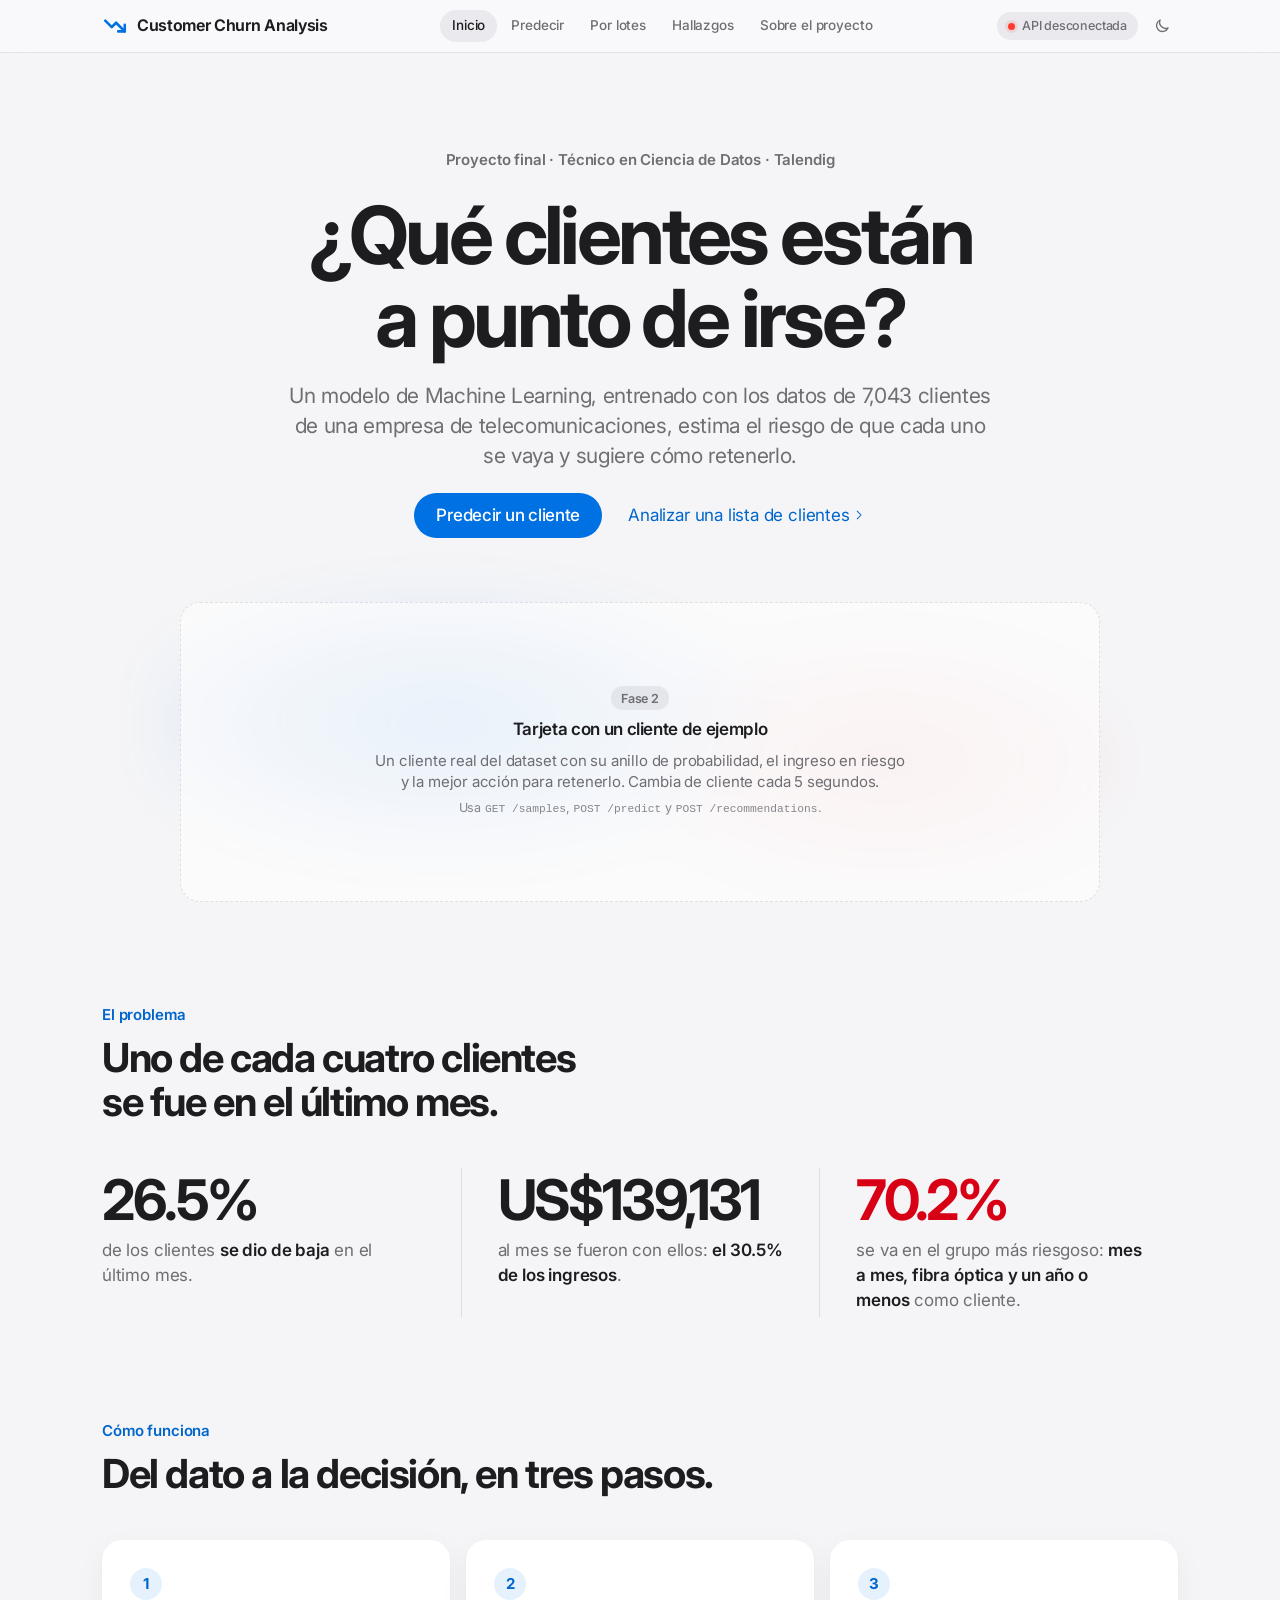
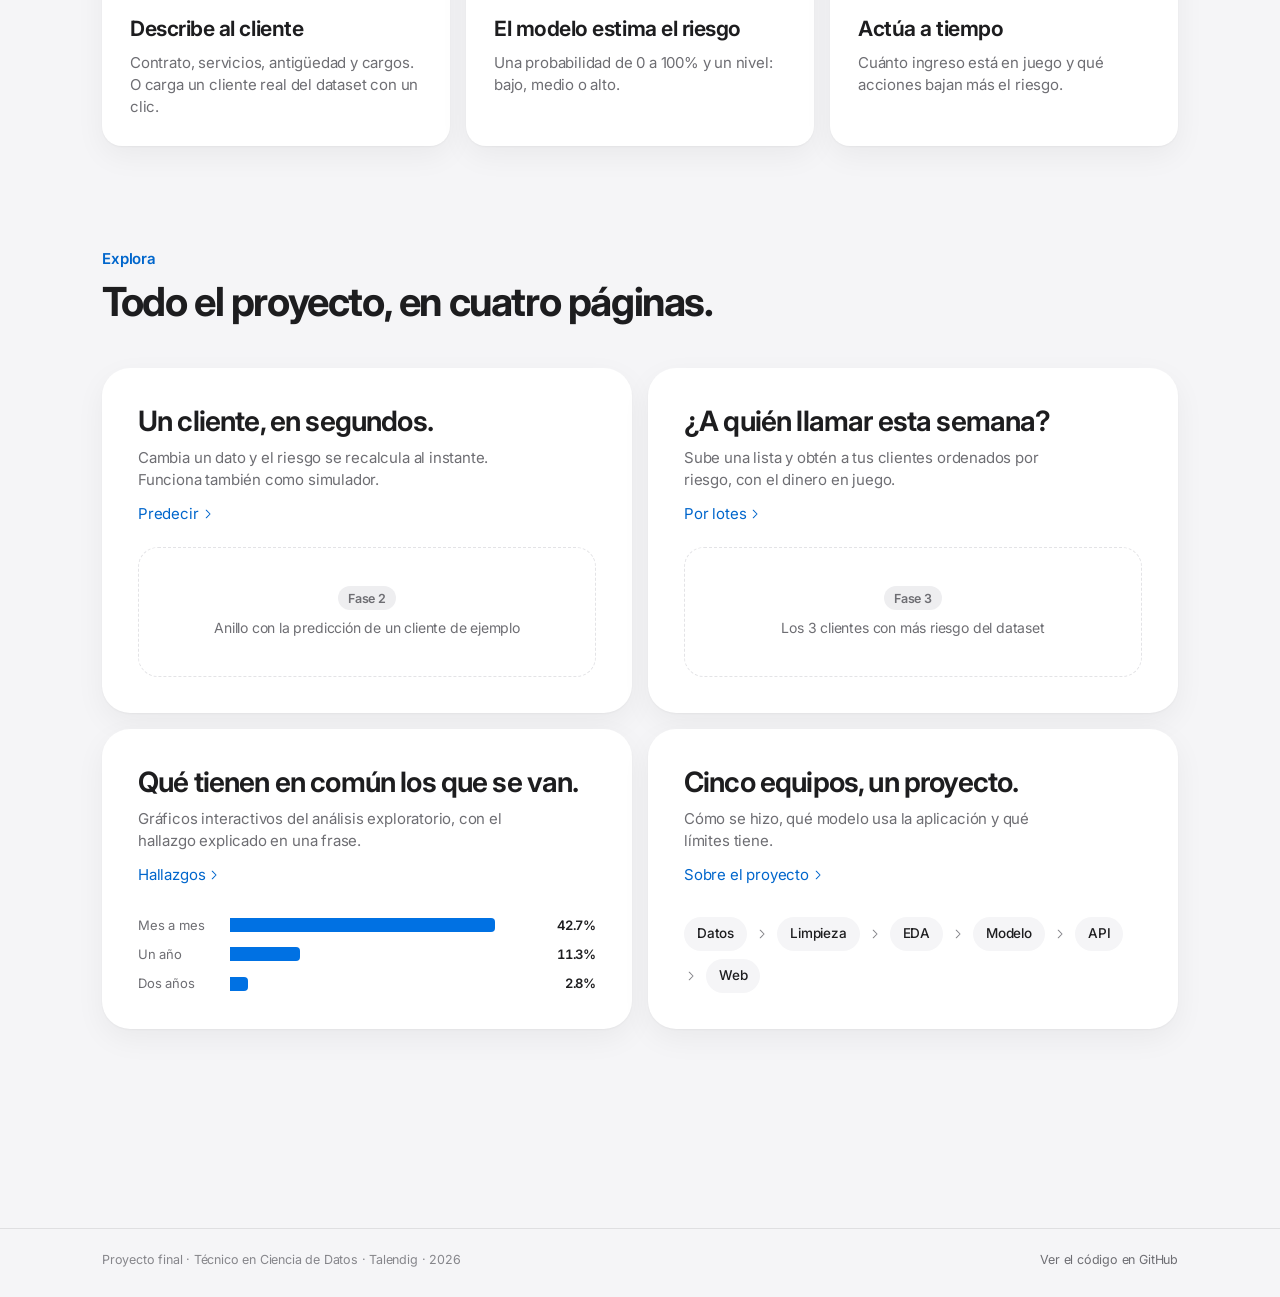
<file: web/index.html>
<!doctype html>
<html lang="es">
  <head>
    <meta charset="utf-8" />
    <meta name="viewport" content="width=device-width, initial-scale=1, viewport-fit=cover" />
    <title>Inicio · Customer Churn Analysis</title>
    <meta
      name="description"
      content="Predicción del abandono de clientes de una empresa de telecomunicaciones con Machine Learning."
    />
    <link
      rel="icon"
      href="data:image/svg+xml,%3Csvg xmlns='http://www.w3.org/2000/svg' viewBox='0 0 24 24' fill='none' stroke='%230071e3' stroke-width='2.6' stroke-linecap='round' stroke-linejoin='round'%3E%3Cpolyline points='3 7 9 13 13 9 21 17'/%3E%3Cpolyline points='15 17 21 17 21 11'/%3E%3C/svg%3E"
    />
    <!-- Tema claro u oscuro: va primero para que la página no parpadee -->
    <script src="js/theme.js"></script>
    <link rel="stylesheet" href="css/base.css" />
    <link rel="stylesheet" href="css/index.css" />
    <script type="module" src="js/common.js"></script>
    <!-- El código de esta página va en js/index.js: créalo y quita este comentario.
    <script type="module" src="js/index.js"></script>
    -->
  </head>
  <body>
    <a class="skip" href="#main">Saltar al contenido</a>

    <header class="nav">
      <div class="wrap nav-inner">
        <a class="brand" href="index.html">
          <svg class="brand-mark" viewBox="0 0 24 24" aria-hidden="true">
            <polyline points="3 7 9 13 13 9 21 17" />
            <polyline points="15 17 21 17 21 11" />
          </svg>
          <span>Customer Churn Analysis</span>
        </a>
        <nav class="nav-links" aria-label="Principal">
          <a href="index.html" aria-current="page">Inicio</a>
          <a href="predict.html">Predecir</a>
          <a href="batch.html">Por lotes</a>
          <a href="insights.html">Hallazgos</a>
          <a href="about.html">Sobre el proyecto</a>
        </nav>
        <div class="nav-tools">
          <span class="status" id="api-status" data-state="checking" role="status">
            <span class="status-dot" aria-hidden="true"></span>
            <span class="status-text">Conectando…</span>
          </span>
          <button class="icon-btn" id="theme-btn" type="button" aria-label="Cambiar a modo oscuro"></button>
        </div>
      </div>
    </header>

    <div class="ribbon" id="demo-ribbon" hidden>
      <div class="wrap ribbon-inner">
        <p>
          <strong>Modo demostración.</strong> El modelo es provisional y los resultados son de ejemplo, mientras llega
          el modelo real del equipo de Modelos.
        </p>
        <button class="icon-btn" id="demo-ribbon-close" type="button" aria-label="Cerrar aviso">
          <svg class="ico" viewBox="0 0 24 24" aria-hidden="true"><use href="img/icons.svg#i-x" /></svg>
        </button>
      </div>
    </div>

    <main id="main" class="page" tabindex="-1">
      <div class="wrap hero">
        <p class="eyebrow">Proyecto final · Técnico en Ciencia de Datos · Talendig</p>
        <h1 class="display">¿Qué clientes están a punto de irse?</h1>
        <p class="lead">
          Un modelo de Machine Learning, entrenado con los datos de 7,043 clientes de una empresa de telecomunicaciones,
          estima el riesgo de que cada uno se vaya y sugiere cómo retenerlo.
        </p>
        <div class="cta-row">
          <a class="btn btn-primary" href="predict.html">Predecir un cliente</a>
          <a class="link-more" href="batch.html">
            Analizar una lista de clientes
            <svg class="ico" viewBox="0 0 24 24" aria-hidden="true"><use href="img/icons.svg#i-chevron" /></svg>
          </a>
        </div>
      </div>

      <div class="wrap hero-stage">
        <!-- Fase 2 (js/index.js): en el prototipo es <article class="showcase">. -->
        <div class="placeholder">
          <span class="placeholder-tag">Fase 2</span>
          <b>Tarjeta con un cliente de ejemplo</b>
          <p>
            Un cliente real del dataset con su anillo de probabilidad, el ingreso en riesgo y la mejor acción para
            retenerlo. Cambia de cliente cada 5 segundos.
          </p>
          <p class="caption">
            Usa <code>GET /samples</code>, <code>POST /predict</code> y <code>POST /recommendations</code>.
          </p>
        </div>
      </div>

      <div class="wrap section">
        <div class="section-head">
          <p class="eyebrow eyebrow-accent">El problema</p>
          <h2 class="h2">Uno de cada cuatro clientes se fue en el último mes.</h2>
        </div>
        <!-- Cifras del dataset original. En la Fase 2, js/index.js las toma de GET /insights. -->
        <div class="stats" id="stats">
          <div class="stat">
            <span class="stat-value" data-count="rate">26.5%</span>
            <p>de los clientes <b>se dio de baja</b> en el último mes.</p>
          </div>
          <div class="stat">
            <span class="stat-value" data-count="lost">US$139,131</span>
            <p>al mes se fueron con ellos: <b id="lost-share">el 30.5% de los ingresos</b>.</p>
          </div>
          <div class="stat">
            <span class="stat-value is-alert" data-count="segment">70.2%</span>
            <p>se va en el grupo más riesgoso: <b>mes a mes, fibra óptica y un año o menos</b> como cliente.</p>
          </div>
        </div>
      </div>

      <div class="wrap section">
        <div class="section-head">
          <p class="eyebrow eyebrow-accent">Cómo funciona</p>
          <h2 class="h2">Del dato a la decisión, en tres pasos.</h2>
        </div>
        <ol class="steps">
          <li class="step">
            <span class="step-n">1</span>
            <h3 class="h3">Describe al cliente</h3>
            <p>Contrato, servicios, antigüedad y cargos. O carga un cliente real del dataset con un clic.</p>
          </li>
          <li class="step">
            <span class="step-n">2</span>
            <h3 class="h3">El modelo estima el riesgo</h3>
            <p>Una probabilidad de 0 a 100% y un nivel: bajo, medio o alto.</p>
          </li>
          <li class="step">
            <span class="step-n">3</span>
            <h3 class="h3">Actúa a tiempo</h3>
            <p>Cuánto ingreso está en juego y qué acciones bajan más el riesgo.</p>
          </li>
        </ol>
      </div>

      <div class="wrap section">
        <div class="section-head">
          <p class="eyebrow eyebrow-accent">Explora</p>
          <h2 class="h2">Todo el proyecto, en cuatro páginas.</h2>
        </div>
        <div class="bento">
          <a class="tile" href="predict.html">
            <div class="tile-copy">
              <h3 class="h3">Un cliente, en segundos.</h3>
              <p>Cambia un dato y el riesgo se recalcula al instante. Funciona también como simulador.</p>
              <span class="link-more">
                Predecir
                <svg class="ico" viewBox="0 0 24 24" aria-hidden="true"><use href="img/icons.svg#i-chevron" /></svg>
              </span>
            </div>
            <!-- Fase 2 (js/index.js): <div class="tile-art center"> con <div class="ring-box" style="--ring: 150px">. -->
            <div class="tile-art">
              <div class="placeholder">
                <span class="placeholder-tag">Fase 2</span>
                <span>Anillo con la predicción de un cliente de ejemplo</span>
              </div>
            </div>
          </a>
          <a class="tile" href="batch.html">
            <div class="tile-copy">
              <h3 class="h3">¿A quién llamar esta semana?</h3>
              <p>Sube una lista y obtén a tus clientes ordenados por riesgo, con el dinero en juego.</p>
              <span class="link-more">
                Por lotes
                <svg class="ico" viewBox="0 0 24 24" aria-hidden="true"><use href="img/icons.svg#i-chevron" /></svg>
              </span>
            </div>
            <!-- Fase 3 (js/index.js): en el prototipo es <div class="art-list">. -->
            <div class="tile-art">
              <div class="placeholder">
                <span class="placeholder-tag">Fase 3</span>
                <span>Los 3 clientes con más riesgo del dataset</span>
              </div>
            </div>
          </a>
          <a class="tile" href="insights.html">
            <div class="tile-copy">
              <h3 class="h3">Qué tienen en común los que se van.</h3>
              <p>Gráficos interactivos del análisis exploratorio, con el hallazgo explicado en una frase.</p>
              <span class="link-more">
                Hallazgos
                <svg class="ico" viewBox="0 0 24 24" aria-hidden="true"><use href="img/icons.svg#i-chevron" /></svg>
              </span>
            </div>
            <!-- Tasa de abandono por contrato, del dataset original. El ancho de cada barra es la tasa ÷ 50%.
                 En la Fase 2, js/index.js la toma de GET /insights. -->
            <div class="tile-art">
              <div class="art-bars">
                <div class="art-bar">
                  <span>Mes a mes</span>
                  <span><i style="width: 85.4%"></i></span>
                  <b class="num">42.7%</b>
                </div>
                <div class="art-bar">
                  <span>Un año</span>
                  <span><i style="width: 22.5%"></i></span>
                  <b class="num">11.3%</b>
                </div>
                <div class="art-bar">
                  <span>Dos años</span>
                  <span><i style="width: 5.7%"></i></span>
                  <b class="num">2.8%</b>
                </div>
              </div>
            </div>
          </a>
          <a class="tile" href="about.html">
            <div class="tile-copy">
              <h3 class="h3">Cinco equipos, un proyecto.</h3>
              <p>Cómo se hizo, qué modelo usa la aplicación y qué límites tiene.</p>
              <span class="link-more">
                Sobre el proyecto
                <svg class="ico" viewBox="0 0 24 24" aria-hidden="true"><use href="img/icons.svg#i-chevron" /></svg>
              </span>
            </div>
            <div class="tile-art">
              <div class="art-flow">
                <span>Datos</span>
                <svg class="ico" viewBox="0 0 24 24" aria-hidden="true"><use href="img/icons.svg#i-chevron" /></svg>
                <span>Limpieza</span>
                <svg class="ico" viewBox="0 0 24 24" aria-hidden="true"><use href="img/icons.svg#i-chevron" /></svg>
                <span>EDA</span>
                <svg class="ico" viewBox="0 0 24 24" aria-hidden="true"><use href="img/icons.svg#i-chevron" /></svg>
                <span>Modelo</span>
                <svg class="ico" viewBox="0 0 24 24" aria-hidden="true"><use href="img/icons.svg#i-chevron" /></svg>
                <span>API</span>
                <svg class="ico" viewBox="0 0 24 24" aria-hidden="true"><use href="img/icons.svg#i-chevron" /></svg>
                <span>Web</span>
              </div>
            </div>
          </a>
        </div>
      </div>
    </main>

    <footer class="footer">
      <div class="wrap footer-inner">
        <span>Proyecto final · Técnico en Ciencia de Datos · Talendig · 2026</span>
        <a href="https://github.com/HeymichaelRD/customer-churn-analysis">Ver el código en GitHub</a>
      </div>
    </footer>

    <nav class="tabbar" aria-label="Principal en el celular">
      <a href="index.html" aria-current="page">
        <svg class="ico" viewBox="0 0 24 24" aria-hidden="true"><use href="img/icons.svg#i-home" /></svg>
        <span>Inicio</span>
      </a>
      <a href="predict.html">
        <svg class="ico" viewBox="0 0 24 24" aria-hidden="true"><use href="img/icons.svg#i-gauge" /></svg>
        <span>Predecir</span>
      </a>
      <a href="batch.html">
        <svg class="ico" viewBox="0 0 24 24" aria-hidden="true"><use href="img/icons.svg#i-list" /></svg>
        <span>Por lotes</span>
      </a>
      <a href="insights.html">
        <svg class="ico" viewBox="0 0 24 24" aria-hidden="true"><use href="img/icons.svg#i-chart" /></svg>
        <span>Hallazgos</span>
      </a>
      <a href="about.html">
        <svg class="ico" viewBox="0 0 24 24" aria-hidden="true"><use href="img/icons.svg#i-info" /></svg>
        <span>Proyecto</span>
      </a>
    </nav>
  </body>
</html>
</file>
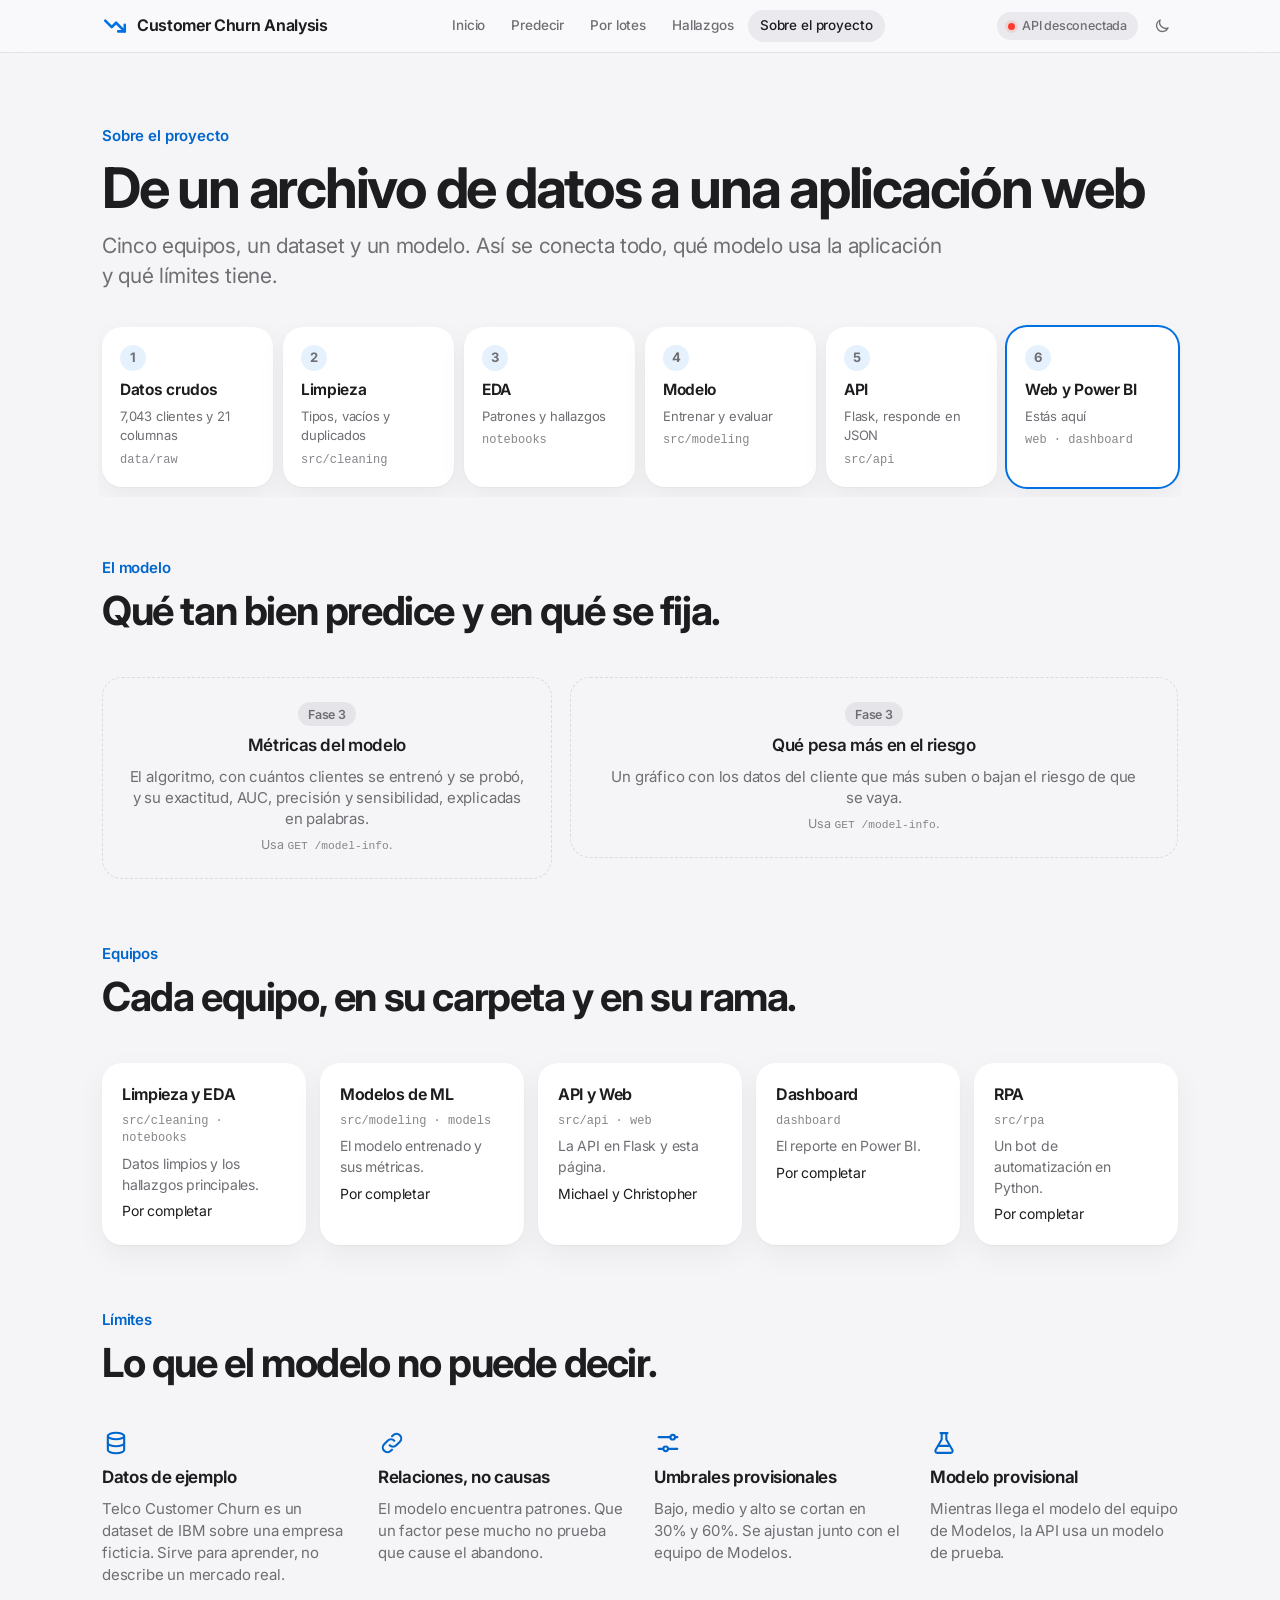
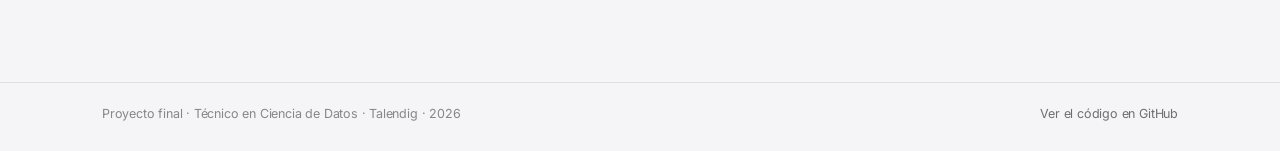
<file: web/about.html>
<!doctype html>
<html lang="es">
  <head>
    <meta charset="utf-8" />
    <meta name="viewport" content="width=device-width, initial-scale=1, viewport-fit=cover" />
    <title>Sobre el proyecto · Customer Churn Analysis</title>
    <meta name="description" content="Cómo se hizo el proyecto, el modelo que usa y quiénes participaron." />
    <link
      rel="icon"
      href="data:image/svg+xml,%3Csvg xmlns='http://www.w3.org/2000/svg' viewBox='0 0 24 24' fill='none' stroke='%230071e3' stroke-width='2.6' stroke-linecap='round' stroke-linejoin='round'%3E%3Cpolyline points='3 7 9 13 13 9 21 17'/%3E%3Cpolyline points='15 17 21 17 21 11'/%3E%3C/svg%3E"
    />
    <!-- Tema claro u oscuro: va primero para que la página no parpadee -->
    <script src="js/theme.js"></script>
    <link rel="stylesheet" href="css/base.css" />
    <link rel="stylesheet" href="css/about.css" />
    <script type="module" src="js/common.js"></script>
    <!-- El código de esta página va en js/about.js: créalo y quita este comentario.
    <script type="module" src="js/about.js"></script>
    -->
  </head>
  <body>
    <a class="skip" href="#main">Saltar al contenido</a>

    <header class="nav">
      <div class="wrap nav-inner">
        <a class="brand" href="index.html">
          <svg class="brand-mark" viewBox="0 0 24 24" aria-hidden="true">
            <polyline points="3 7 9 13 13 9 21 17" />
            <polyline points="15 17 21 17 21 11" />
          </svg>
          <span>Customer Churn Analysis</span>
        </a>
        <nav class="nav-links" aria-label="Principal">
          <a href="index.html">Inicio</a>
          <a href="predict.html">Predecir</a>
          <a href="batch.html">Por lotes</a>
          <a href="insights.html">Hallazgos</a>
          <a href="about.html" aria-current="page">Sobre el proyecto</a>
        </nav>
        <div class="nav-tools">
          <span class="status" id="api-status" data-state="checking" role="status">
            <span class="status-dot" aria-hidden="true"></span>
            <span class="status-text">Conectando…</span>
          </span>
          <button class="icon-btn" id="theme-btn" type="button" aria-label="Cambiar a modo oscuro"></button>
        </div>
      </div>
    </header>

    <div class="ribbon" id="demo-ribbon" hidden>
      <div class="wrap ribbon-inner">
        <p>
          <strong>Modo demostración.</strong> El modelo es provisional y los resultados son de ejemplo, mientras llega
          el modelo real del equipo de Modelos.
        </p>
        <button class="icon-btn" id="demo-ribbon-close" type="button" aria-label="Cerrar aviso">
          <svg class="ico" viewBox="0 0 24 24" aria-hidden="true"><use href="img/icons.svg#i-x" /></svg>
        </button>
      </div>
    </div>

    <main id="main" class="page" tabindex="-1">
      <div class="wrap page-head">
        <p class="eyebrow eyebrow-accent">Sobre el proyecto</p>
        <h1 class="title">De un archivo de datos a una aplicación web</h1>
        <p class="lead">
          Cinco equipos, un dataset y un modelo. Así se conecta todo, qué modelo usa la aplicación y qué límites tiene.
        </p>
      </div>

      <div class="wrap">
        <ol class="flow">
          <li>
            <span class="step-n">1</span>
            <b>Datos crudos</b>
            <span>7,043 clientes y 21 columnas</span>
            <code>data/raw</code>
          </li>
          <li>
            <span class="step-n">2</span>
            <b>Limpieza</b>
            <span>Tipos, vacíos y duplicados</span>
            <code>src/cleaning</code>
          </li>
          <li>
            <span class="step-n">3</span>
            <b>EDA</b>
            <span>Patrones y hallazgos</span>
            <code>notebooks</code>
          </li>
          <li>
            <span class="step-n">4</span>
            <b>Modelo</b>
            <span>Entrenar y evaluar</span>
            <code>src/modeling</code>
          </li>
          <li>
            <span class="step-n">5</span>
            <b>API</b>
            <span>Flask, responde en JSON</span>
            <code>src/api</code>
          </li>
          <li class="is-here">
            <span class="step-n">6</span>
            <b>Web y Power BI</b>
            <span>Estás aquí</span>
            <code>web · dashboard</code>
          </li>
        </ol>

        <div class="section-head spaced">
          <p class="eyebrow eyebrow-accent">El modelo</p>
          <h2 class="h2">Qué tan bien predice y en qué se fija.</h2>
        </div>
        <!-- Fase 3 (js/about.js): en el prototipo, dos <div class="panel">. -->
        <div class="model-grid">
          <div class="placeholder">
            <span class="placeholder-tag">Fase 3</span>
            <b>Métricas del modelo</b>
            <p>
              El algoritmo, con cuántos clientes se entrenó y se probó, y su exactitud, AUC, precisión y sensibilidad,
              explicadas en palabras.
            </p>
            <p class="caption">Usa <code>GET /model-info</code>.</p>
          </div>
          <div class="placeholder">
            <span class="placeholder-tag">Fase 3</span>
            <b>Qué pesa más en el riesgo</b>
            <p>Un gráfico con los datos del cliente que más suben o bajan el riesgo de que se vaya.</p>
            <p class="caption">Usa <code>GET /model-info</code>.</p>
          </div>
        </div>

        <div class="section-head spaced">
          <p class="eyebrow eyebrow-accent">Equipos</p>
          <h2 class="h2">Cada equipo, en su carpeta y en su rama.</h2>
        </div>
        <div class="teams">
          <div class="team">
            <b>Limpieza y EDA</b>
            <code>src/cleaning · notebooks</code>
            <p>Datos limpios y los hallazgos principales.</p>
            <p class="people">Por completar</p>
          </div>
          <div class="team">
            <b>Modelos de ML</b>
            <code>src/modeling · models</code>
            <p>El modelo entrenado y sus métricas.</p>
            <p class="people">Por completar</p>
          </div>
          <div class="team">
            <b>API y Web</b>
            <code>src/api · web</code>
            <p>La API en Flask y esta página.</p>
            <p class="people">Michael y Christopher</p>
          </div>
          <div class="team">
            <b>Dashboard</b>
            <code>dashboard</code>
            <p>El reporte en Power BI.</p>
            <p class="people">Por completar</p>
          </div>
          <div class="team">
            <b>RPA</b>
            <code>src/rpa</code>
            <p>Un bot de automatización en Python.</p>
            <p class="people">Por completar</p>
          </div>
        </div>

        <div class="section-head spaced">
          <p class="eyebrow eyebrow-accent">Límites</p>
          <h2 class="h2">Lo que el modelo no puede decir.</h2>
        </div>
        <ul class="limits">
          <li>
            <svg class="ico" viewBox="0 0 24 24" aria-hidden="true"><use href="img/icons.svg#i-db" /></svg>
            <b>Datos de ejemplo</b>
            <p>
              Telco Customer Churn es un dataset de IBM sobre una empresa ficticia. Sirve para aprender, no describe un
              mercado real.
            </p>
          </li>
          <li>
            <svg class="ico" viewBox="0 0 24 24" aria-hidden="true"><use href="img/icons.svg#i-link" /></svg>
            <b>Relaciones, no causas</b>
            <p>El modelo encuentra patrones. Que un factor pese mucho no prueba que cause el abandono.</p>
          </li>
          <li>
            <svg class="ico" viewBox="0 0 24 24" aria-hidden="true"><use href="img/icons.svg#i-sliders" /></svg>
            <b>Umbrales provisionales</b>
            <p>Bajo, medio y alto se cortan en 30% y 60%. Se ajustan junto con el equipo de Modelos.</p>
          </li>
          <li>
            <svg class="ico" viewBox="0 0 24 24" aria-hidden="true"><use href="img/icons.svg#i-beaker" /></svg>
            <b>Modelo provisional</b>
            <p>Mientras llega el modelo del equipo de Modelos, la API usa un modelo de prueba.</p>
          </li>
        </ul>
      </div>
    </main>

    <footer class="footer">
      <div class="wrap footer-inner">
        <span>Proyecto final · Técnico en Ciencia de Datos · Talendig · 2026</span>
        <a href="https://github.com/HeymichaelRD/customer-churn-analysis">Ver el código en GitHub</a>
      </div>
    </footer>

    <nav class="tabbar" aria-label="Principal en el celular">
      <a href="index.html">
        <svg class="ico" viewBox="0 0 24 24" aria-hidden="true"><use href="img/icons.svg#i-home" /></svg>
        <span>Inicio</span>
      </a>
      <a href="predict.html">
        <svg class="ico" viewBox="0 0 24 24" aria-hidden="true"><use href="img/icons.svg#i-gauge" /></svg>
        <span>Predecir</span>
      </a>
      <a href="batch.html">
        <svg class="ico" viewBox="0 0 24 24" aria-hidden="true"><use href="img/icons.svg#i-list" /></svg>
        <span>Por lotes</span>
      </a>
      <a href="insights.html">
        <svg class="ico" viewBox="0 0 24 24" aria-hidden="true"><use href="img/icons.svg#i-chart" /></svg>
        <span>Hallazgos</span>
      </a>
      <a href="about.html" aria-current="page">
        <svg class="ico" viewBox="0 0 24 24" aria-hidden="true"><use href="img/icons.svg#i-info" /></svg>
        <span>Proyecto</span>
      </a>
    </nav>
  </body>
</html>
</file>
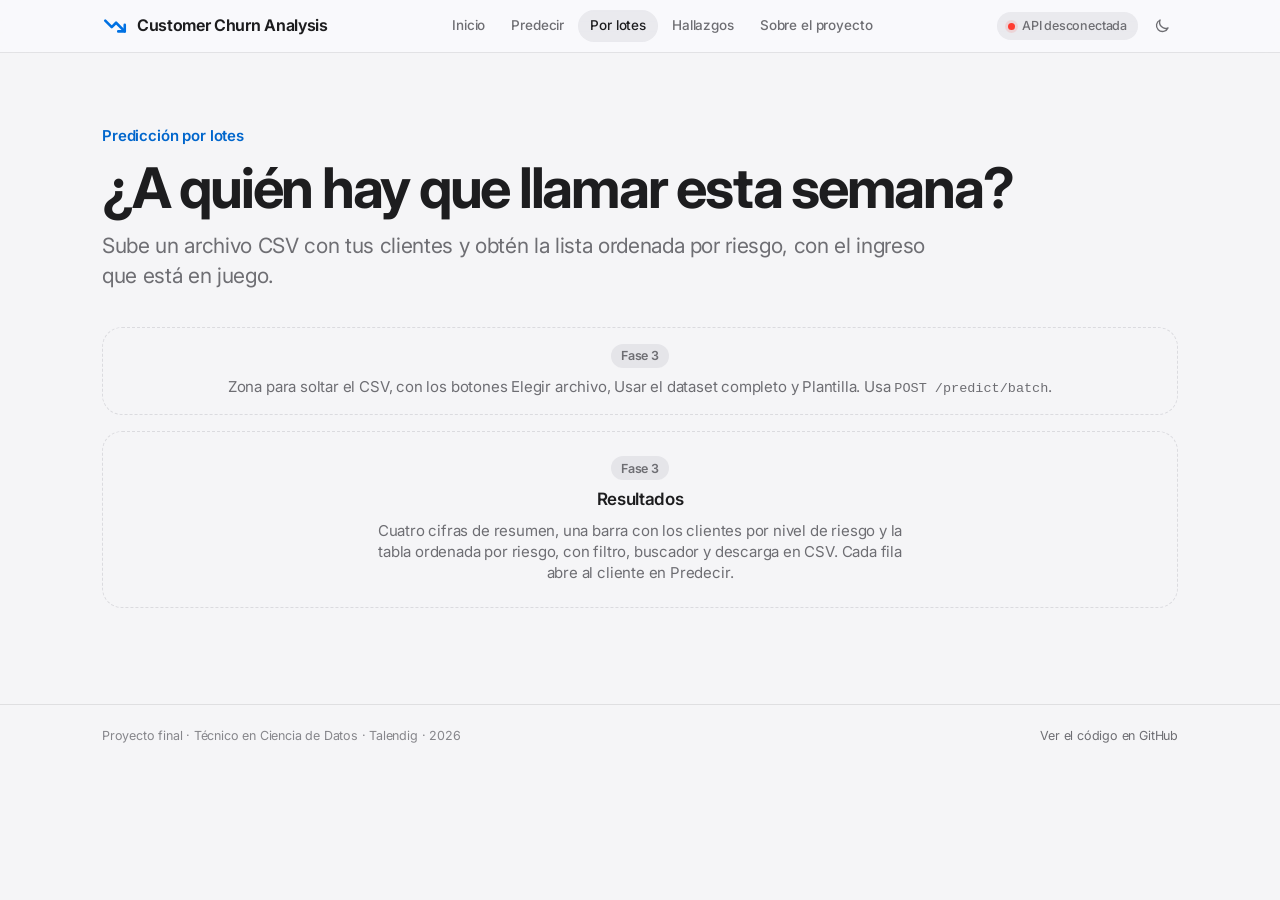
<file: web/batch.html>
<!doctype html>
<html lang="es">
  <head>
    <meta charset="utf-8" />
    <meta name="viewport" content="width=device-width, initial-scale=1, viewport-fit=cover" />
    <title>Por lotes · Customer Churn Analysis</title>
    <meta
      name="description"
      content="Sube una lista de clientes y obtén su riesgo de abandono, ordenado de mayor a menor."
    />
    <link
      rel="icon"
      href="data:image/svg+xml,%3Csvg xmlns='http://www.w3.org/2000/svg' viewBox='0 0 24 24' fill='none' stroke='%230071e3' stroke-width='2.6' stroke-linecap='round' stroke-linejoin='round'%3E%3Cpolyline points='3 7 9 13 13 9 21 17'/%3E%3Cpolyline points='15 17 21 17 21 11'/%3E%3C/svg%3E"
    />
    <!-- Tema claro u oscuro: va primero para que la página no parpadee -->
    <script src="js/theme.js"></script>
    <link rel="stylesheet" href="css/base.css" />
    <link rel="stylesheet" href="css/batch.css" />
    <script type="module" src="js/common.js"></script>
    <!-- El código de esta página va en js/batch.js: créalo y quita este comentario.
    <script type="module" src="js/batch.js"></script>
    -->
  </head>
  <body>
    <a class="skip" href="#main">Saltar al contenido</a>

    <header class="nav">
      <div class="wrap nav-inner">
        <a class="brand" href="index.html">
          <svg class="brand-mark" viewBox="0 0 24 24" aria-hidden="true">
            <polyline points="3 7 9 13 13 9 21 17" />
            <polyline points="15 17 21 17 21 11" />
          </svg>
          <span>Customer Churn Analysis</span>
        </a>
        <nav class="nav-links" aria-label="Principal">
          <a href="index.html">Inicio</a>
          <a href="predict.html">Predecir</a>
          <a href="batch.html" aria-current="page">Por lotes</a>
          <a href="insights.html">Hallazgos</a>
          <a href="about.html">Sobre el proyecto</a>
        </nav>
        <div class="nav-tools">
          <span class="status" id="api-status" data-state="checking" role="status">
            <span class="status-dot" aria-hidden="true"></span>
            <span class="status-text">Conectando…</span>
          </span>
          <button class="icon-btn" id="theme-btn" type="button" aria-label="Cambiar a modo oscuro"></button>
        </div>
      </div>
    </header>

    <div class="ribbon" id="demo-ribbon" hidden>
      <div class="wrap ribbon-inner">
        <p>
          <strong>Modo demostración.</strong> El modelo es provisional y los resultados son de ejemplo, mientras llega
          el modelo real del equipo de Modelos.
        </p>
        <button class="icon-btn" id="demo-ribbon-close" type="button" aria-label="Cerrar aviso">
          <svg class="ico" viewBox="0 0 24 24" aria-hidden="true"><use href="img/icons.svg#i-x" /></svg>
        </button>
      </div>
    </div>

    <main id="main" class="page" tabindex="-1">
      <div class="wrap page-head">
        <p class="eyebrow eyebrow-accent">Predicción por lotes</p>
        <h1 class="title">¿A quién hay que llamar esta semana?</h1>
        <p class="lead">
          Sube un archivo CSV con tus clientes y obtén la lista ordenada por riesgo, con el ingreso que está en juego.
        </p>
      </div>

      <div class="wrap placeholder-stack">
        <!-- Fase 3 (js/batch.js): en el prototipo es <div class="drop">. -->
        <div class="placeholder placeholder-small">
          <span class="placeholder-tag">Fase 3</span>
          <span>
            Zona para soltar el CSV, con los botones Elegir archivo, Usar el dataset completo y Plantilla. Usa
            <code>POST /predict/batch</code>.
          </span>
        </div>

        <!-- Fase 3 (js/batch.js): en el prototipo es <div id="batch-results">. -->
        <div class="placeholder">
          <span class="placeholder-tag">Fase 3</span>
          <b>Resultados</b>
          <p>
            Cuatro cifras de resumen, una barra con los clientes por nivel de riesgo y la tabla ordenada por riesgo, con
            filtro, buscador y descarga en CSV. Cada fila abre al cliente en Predecir.
          </p>
        </div>
      </div>
    </main>

    <footer class="footer">
      <div class="wrap footer-inner">
        <span>Proyecto final · Técnico en Ciencia de Datos · Talendig · 2026</span>
        <a href="https://github.com/HeymichaelRD/customer-churn-analysis">Ver el código en GitHub</a>
      </div>
    </footer>

    <nav class="tabbar" aria-label="Principal en el celular">
      <a href="index.html">
        <svg class="ico" viewBox="0 0 24 24" aria-hidden="true"><use href="img/icons.svg#i-home" /></svg>
        <span>Inicio</span>
      </a>
      <a href="predict.html">
        <svg class="ico" viewBox="0 0 24 24" aria-hidden="true"><use href="img/icons.svg#i-gauge" /></svg>
        <span>Predecir</span>
      </a>
      <a href="batch.html" aria-current="page">
        <svg class="ico" viewBox="0 0 24 24" aria-hidden="true"><use href="img/icons.svg#i-list" /></svg>
        <span>Por lotes</span>
      </a>
      <a href="insights.html">
        <svg class="ico" viewBox="0 0 24 24" aria-hidden="true"><use href="img/icons.svg#i-chart" /></svg>
        <span>Hallazgos</span>
      </a>
      <a href="about.html">
        <svg class="ico" viewBox="0 0 24 24" aria-hidden="true"><use href="img/icons.svg#i-info" /></svg>
        <span>Proyecto</span>
      </a>
    </nav>
  </body>
</html>
</file>
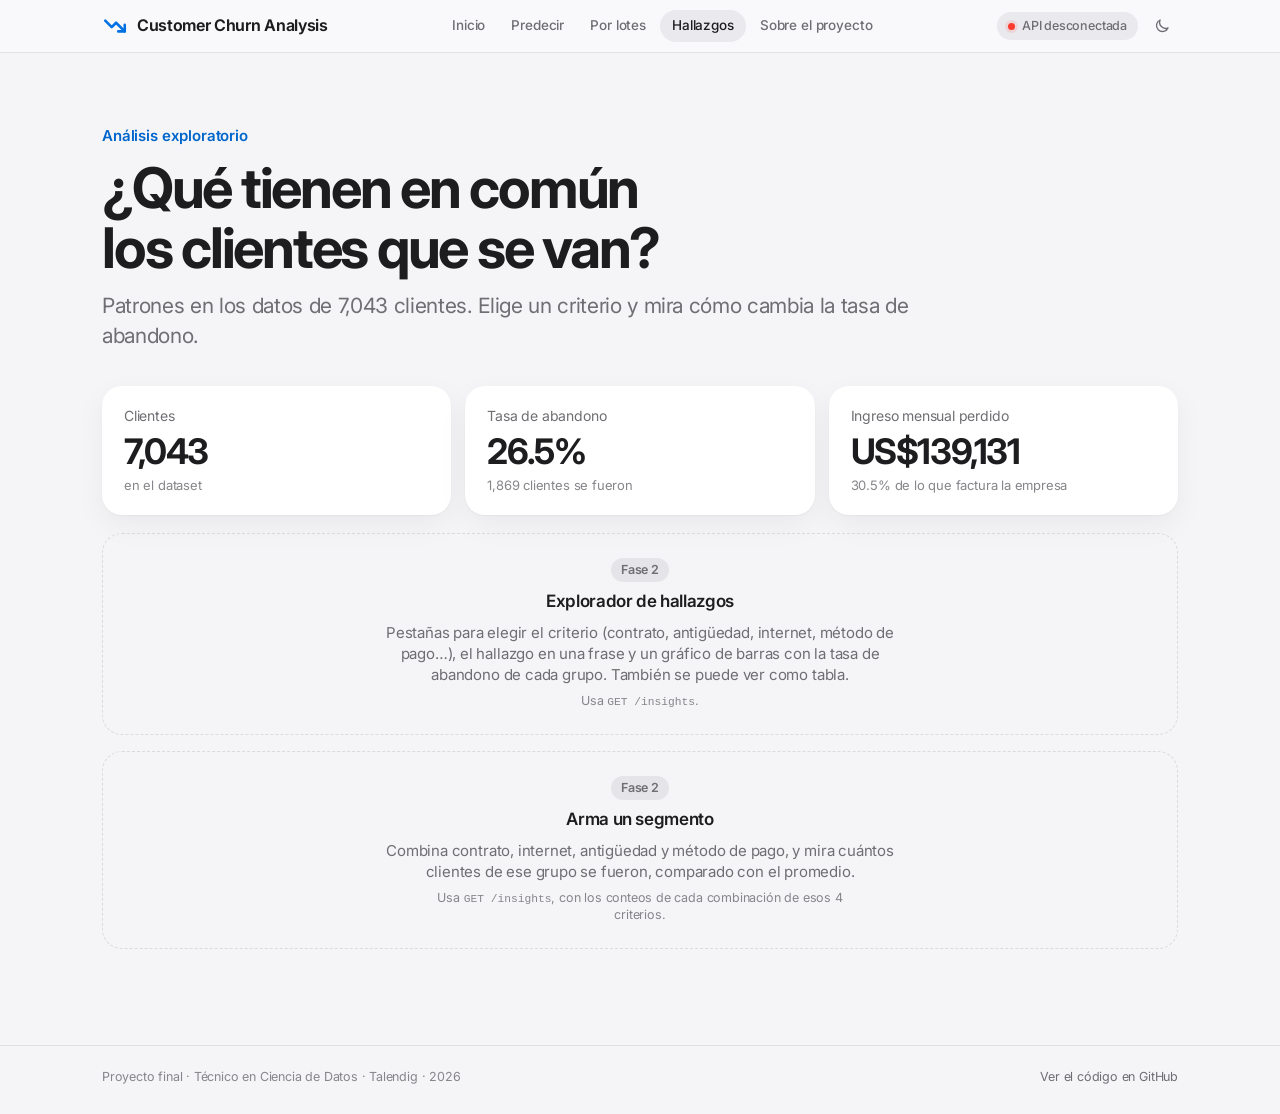
<file: web/insights.html>
<!doctype html>
<html lang="es">
  <head>
    <meta charset="utf-8" />
    <meta name="viewport" content="width=device-width, initial-scale=1, viewport-fit=cover" />
    <title>Hallazgos · Customer Churn Analysis</title>
    <meta name="description" content="Qué tienen en común los clientes que abandonan la empresa." />
    <link
      rel="icon"
      href="data:image/svg+xml,%3Csvg xmlns='http://www.w3.org/2000/svg' viewBox='0 0 24 24' fill='none' stroke='%230071e3' stroke-width='2.6' stroke-linecap='round' stroke-linejoin='round'%3E%3Cpolyline points='3 7 9 13 13 9 21 17'/%3E%3Cpolyline points='15 17 21 17 21 11'/%3E%3C/svg%3E"
    />
    <!-- Tema claro u oscuro: va primero para que la página no parpadee -->
    <script src="js/theme.js"></script>
    <link rel="stylesheet" href="css/base.css" />
    <link rel="stylesheet" href="css/insights.css" />
    <script type="module" src="js/common.js"></script>
    <!-- El código de esta página va en js/insights.js: créalo y quita este comentario.
    <script type="module" src="js/insights.js"></script>
    -->
  </head>
  <body>
    <a class="skip" href="#main">Saltar al contenido</a>

    <header class="nav">
      <div class="wrap nav-inner">
        <a class="brand" href="index.html">
          <svg class="brand-mark" viewBox="0 0 24 24" aria-hidden="true">
            <polyline points="3 7 9 13 13 9 21 17" />
            <polyline points="15 17 21 17 21 11" />
          </svg>
          <span>Customer Churn Analysis</span>
        </a>
        <nav class="nav-links" aria-label="Principal">
          <a href="index.html">Inicio</a>
          <a href="predict.html">Predecir</a>
          <a href="batch.html">Por lotes</a>
          <a href="insights.html" aria-current="page">Hallazgos</a>
          <a href="about.html">Sobre el proyecto</a>
        </nav>
        <div class="nav-tools">
          <span class="status" id="api-status" data-state="checking" role="status">
            <span class="status-dot" aria-hidden="true"></span>
            <span class="status-text">Conectando…</span>
          </span>
          <button class="icon-btn" id="theme-btn" type="button" aria-label="Cambiar a modo oscuro"></button>
        </div>
      </div>
    </header>

    <div class="ribbon" id="demo-ribbon" hidden>
      <div class="wrap ribbon-inner">
        <p>
          <strong>Modo demostración.</strong> El modelo es provisional y los resultados son de ejemplo, mientras llega
          el modelo real del equipo de Modelos.
        </p>
        <button class="icon-btn" id="demo-ribbon-close" type="button" aria-label="Cerrar aviso">
          <svg class="ico" viewBox="0 0 24 24" aria-hidden="true"><use href="img/icons.svg#i-x" /></svg>
        </button>
      </div>
    </div>

    <main id="main" class="page" tabindex="-1">
      <div class="wrap page-head">
        <p class="eyebrow eyebrow-accent">Análisis exploratorio</p>
        <h1 class="title">¿Qué tienen en común los clientes que se van?</h1>
        <p class="lead">
          Patrones en los datos de 7,043 clientes. Elige un criterio y mira cómo cambia la tasa de abandono.
        </p>
      </div>

      <div class="wrap">
        <!-- Cifras del dataset original. En la Fase 2, js/insights.js las toma de GET /insights. -->
        <div class="kpis" id="kpis">
          <div class="tile-stat">
            <span>Clientes</span>
            <b>7,043</b>
            <small>en el dataset</small>
          </div>
          <div class="tile-stat">
            <span>Tasa de abandono</span>
            <b>26.5%</b>
            <small>1,869 clientes se fueron</small>
          </div>
          <div class="tile-stat">
            <span>Ingreso mensual perdido</span>
            <b>US$139,131</b>
            <small>30.5% de lo que factura la empresa</small>
          </div>
        </div>

        <div class="placeholder-stack">
          <!-- Fase 2 (js/insights.js): en el prototipo es <div class="explorer">. -->
          <div class="placeholder">
            <span class="placeholder-tag">Fase 2</span>
            <b>Explorador de hallazgos</b>
            <p>
              Pestañas para elegir el criterio (contrato, antigüedad, internet, método de pago…), el hallazgo en una
              frase y un gráfico de barras con la tasa de abandono de cada grupo. También se puede ver como tabla.
            </p>
            <p class="caption">Usa <code>GET /insights</code>.</p>
          </div>

          <!-- Fase 2 (js/insights.js): en el prototipo es <div class="builder">. -->
          <div class="placeholder">
            <span class="placeholder-tag">Fase 2</span>
            <b>Arma un segmento</b>
            <p>
              Combina contrato, internet, antigüedad y método de pago, y mira cuántos clientes de ese grupo se fueron,
              comparado con el promedio.
            </p>
            <p class="caption">
              Usa <code>GET /insights</code>, con los conteos de cada combinación de esos 4 criterios.
            </p>
          </div>
        </div>
      </div>
    </main>

    <footer class="footer">
      <div class="wrap footer-inner">
        <span>Proyecto final · Técnico en Ciencia de Datos · Talendig · 2026</span>
        <a href="https://github.com/HeymichaelRD/customer-churn-analysis">Ver el código en GitHub</a>
      </div>
    </footer>

    <nav class="tabbar" aria-label="Principal en el celular">
      <a href="index.html">
        <svg class="ico" viewBox="0 0 24 24" aria-hidden="true"><use href="img/icons.svg#i-home" /></svg>
        <span>Inicio</span>
      </a>
      <a href="predict.html">
        <svg class="ico" viewBox="0 0 24 24" aria-hidden="true"><use href="img/icons.svg#i-gauge" /></svg>
        <span>Predecir</span>
      </a>
      <a href="batch.html">
        <svg class="ico" viewBox="0 0 24 24" aria-hidden="true"><use href="img/icons.svg#i-list" /></svg>
        <span>Por lotes</span>
      </a>
      <a href="insights.html" aria-current="page">
        <svg class="ico" viewBox="0 0 24 24" aria-hidden="true"><use href="img/icons.svg#i-chart" /></svg>
        <span>Hallazgos</span>
      </a>
      <a href="about.html">
        <svg class="ico" viewBox="0 0 24 24" aria-hidden="true"><use href="img/icons.svg#i-info" /></svg>
        <span>Proyecto</span>
      </a>
    </nav>
  </body>
</html>
</file>
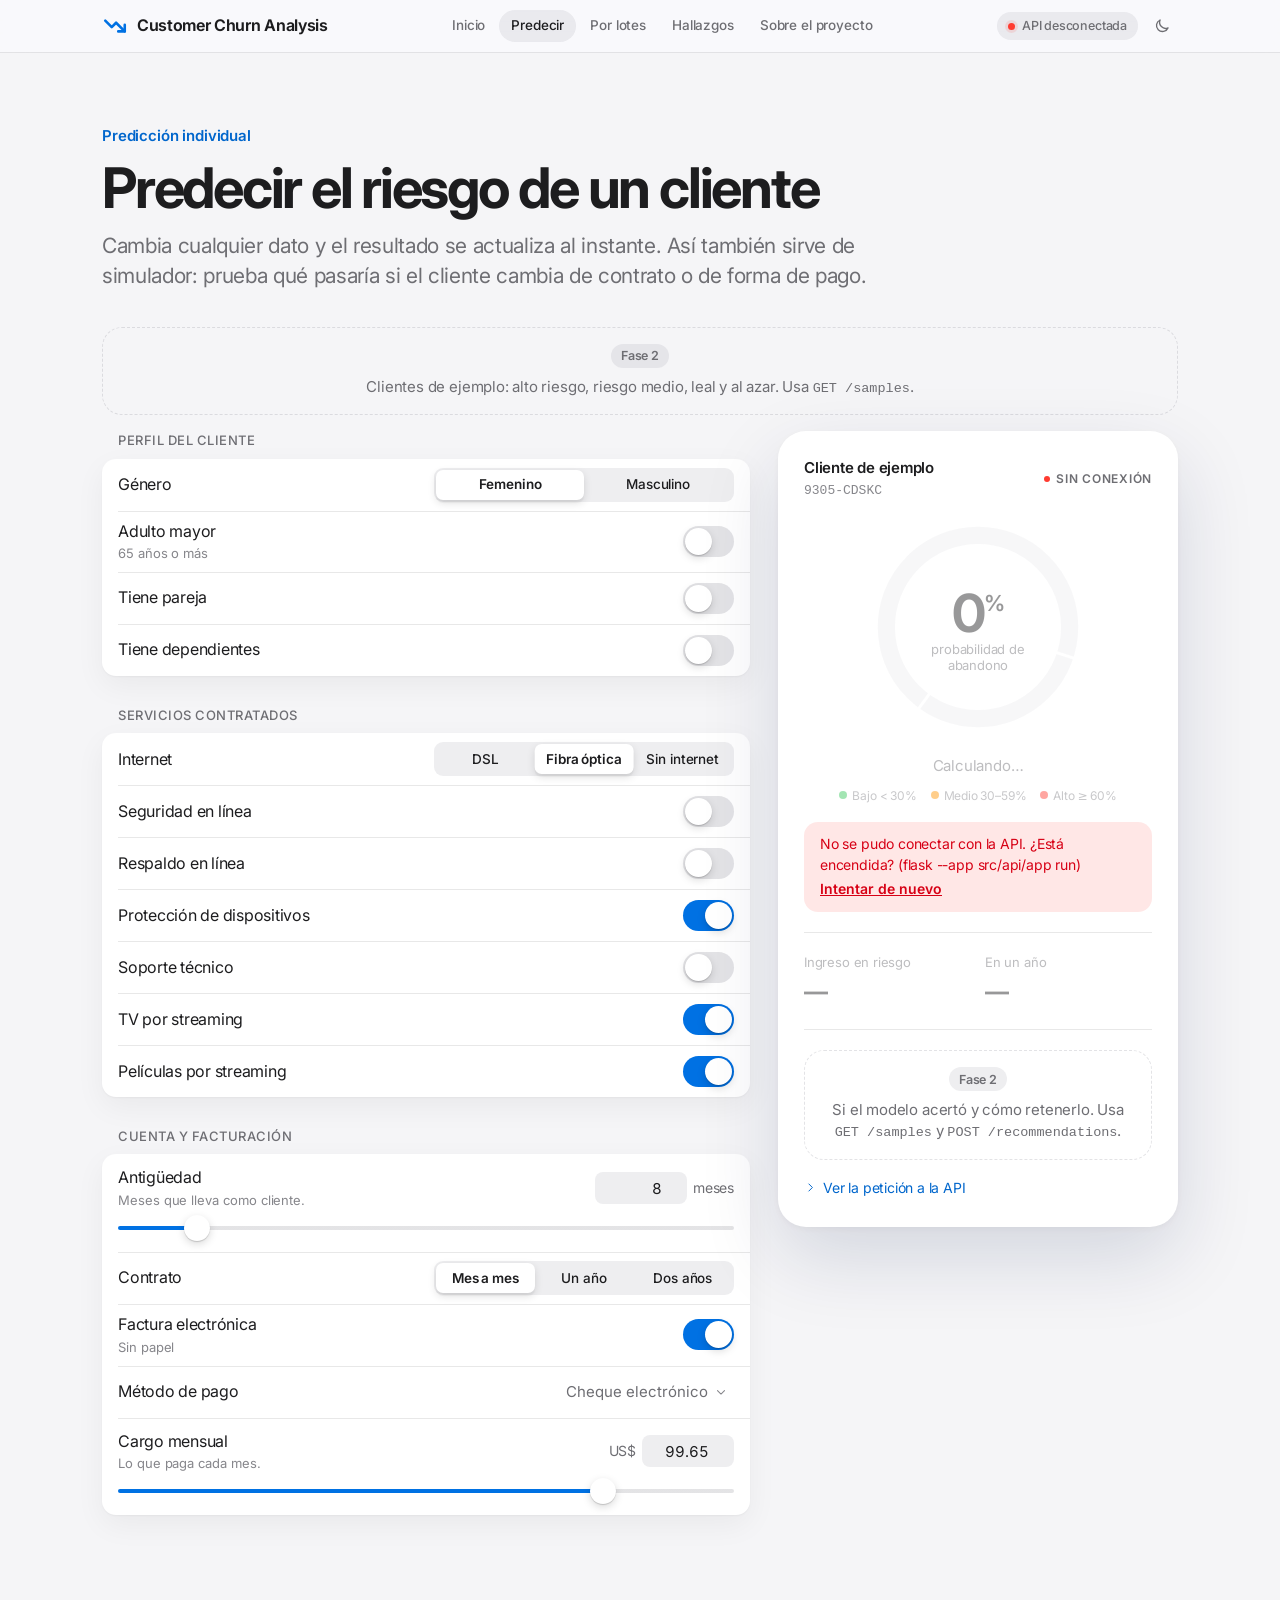
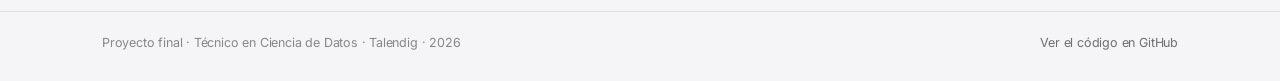
<file: web/predict.html>
<!doctype html>
<html lang="es">
  <head>
    <meta charset="utf-8" />
    <meta name="viewport" content="width=device-width, initial-scale=1, viewport-fit=cover" />
    <title>Predecir · Customer Churn Analysis</title>
    <meta name="description" content="Estima el riesgo de que un cliente abandone la empresa." />
    <link
      rel="icon"
      href="data:image/svg+xml,%3Csvg xmlns='http://www.w3.org/2000/svg' viewBox='0 0 24 24' fill='none' stroke='%230071e3' stroke-width='2.6' stroke-linecap='round' stroke-linejoin='round'%3E%3Cpolyline points='3 7 9 13 13 9 21 17'/%3E%3Cpolyline points='15 17 21 17 21 11'/%3E%3C/svg%3E"
    />
    <!-- Tema claro u oscuro: va primero para que la página no parpadee -->
    <script src="js/theme.js"></script>
    <link rel="stylesheet" href="css/base.css" />
    <link rel="stylesheet" href="css/predict.css" />
    <script type="module" src="js/common.js"></script>
    <script type="module" src="js/predict.js"></script>
  </head>
  <body>
    <a class="skip" href="#main">Saltar al contenido</a>

    <header class="nav">
      <div class="wrap nav-inner">
        <a class="brand" href="index.html">
          <svg class="brand-mark" viewBox="0 0 24 24" aria-hidden="true">
            <polyline points="3 7 9 13 13 9 21 17" />
            <polyline points="15 17 21 17 21 11" />
          </svg>
          <span>Customer Churn Analysis</span>
        </a>
        <nav class="nav-links" aria-label="Principal">
          <a href="index.html">Inicio</a>
          <a href="predict.html" aria-current="page">Predecir</a>
          <a href="batch.html">Por lotes</a>
          <a href="insights.html">Hallazgos</a>
          <a href="about.html">Sobre el proyecto</a>
        </nav>
        <div class="nav-tools">
          <span class="status" id="api-status" data-state="checking" role="status">
            <span class="status-dot" aria-hidden="true"></span>
            <span class="status-text">Conectando…</span>
          </span>
          <button class="icon-btn" id="theme-btn" type="button" aria-label="Cambiar a modo oscuro"></button>
        </div>
      </div>
    </header>

    <div class="ribbon" id="demo-ribbon" hidden>
      <div class="wrap ribbon-inner">
        <p>
          <strong>Modo demostración.</strong> El modelo es provisional y los resultados son de ejemplo, mientras llega
          el modelo real del equipo de Modelos.
        </p>
        <button class="icon-btn" id="demo-ribbon-close" type="button" aria-label="Cerrar aviso">
          <svg class="ico" viewBox="0 0 24 24" aria-hidden="true"><use href="img/icons.svg#i-x" /></svg>
        </button>
      </div>
    </div>

    <main id="main" class="page" tabindex="-1">
      <div class="wrap page-head">
        <p class="eyebrow eyebrow-accent">Predicción individual</p>
        <h1 class="title">Predecir el riesgo de un cliente</h1>
        <p class="lead">
          Cambia cualquier dato y el resultado se actualiza al instante. Así también sirve de simulador: prueba qué
          pasaría si el cliente cambia de contrato o de forma de pago.
        </p>
      </div>

      <div class="wrap placeholder-stack">
        <!-- Fase 2 (js/predict.js): en el prototipo es <div class="samples">. -->
        <div class="placeholder placeholder-small">
          <span class="placeholder-tag">Fase 2</span>
          <span>Clientes de ejemplo: alto riesgo, riesgo medio, leal y al azar. Usa <code>GET /samples</code>.</span>
        </div>

        <div class="predict-grid">
          <!-- js/predict.js arma el formulario con FIELD_GROUPS y FIELDS de js/labels.js -->
          <form class="form" id="predict-form" aria-label="Datos del cliente" novalidate></form>

          <aside class="result is-stale" id="result" aria-label="Resultado de la predicción">
            <div class="result-top">
              <div class="result-who">
                <b id="r-who">Cliente de ejemplo</b>
                <span id="r-id">9305-CDSKC</span>
              </div>
              <span class="live" id="r-live">En vivo</span>
            </div>
            <div class="ring-box" id="r-ring"></div>
            <div class="result-verdict">
              <span class="badge" id="r-badge" hidden></span>
              <p id="r-verdict">Calculando…</p>
              <span class="delta" id="r-delta" hidden></span>
              <div class="scale" aria-label="Niveles de riesgo">
                <span><i class="dot" data-risk="low"></i>Bajo &lt; 30%</span>
                <span><i class="dot" data-risk="medium"></i>Medio 30–59%</span>
                <span><i class="dot" data-risk="high"></i>Alto ≥ 60%</span>
              </div>
            </div>
            <div class="alert alert-error result-error" id="r-error" role="alert" hidden>
              <span id="r-error-text"></span>
              <button class="text-btn" type="button" id="r-retry">Intentar de nuevo</button>
            </div>
            <hr />
            <dl class="kv">
              <div>
                <dt>Ingreso en riesgo</dt>
                <dd id="r-month">—</dd>
              </div>
              <div>
                <dt>En un año</dt>
                <dd id="r-year">—</dd>
              </div>
            </dl>
            <!-- Segmento K-Means que devuelve POST /predict. Se oculta si la API no lo envía. -->
            <div class="segment" id="r-segment" hidden>
              <hr />
              <span class="segment-label">Segmento del cliente</span>
              <b class="segment-name" id="r-segment-name"></b>
              <p class="segment-desc" id="r-segment-desc"></p>
              <p class="segment-note">Grupo de clientes parecidos en antigüedad, cargo mensual, tipo de contrato y tipo de internet.</p>
            </div>
            <hr />
            <!-- Fase 2 (js/predict.js): en el prototipo son <div class="truth"> y <ol class="recs">. -->
            <div class="placeholder placeholder-small">
              <span class="placeholder-tag">Fase 2</span>
              <span>
                Si el modelo acertó y cómo retenerlo. Usa <code>GET /samples</code> y
                <code>POST /recommendations</code>.
              </span>
            </div>
            <details class="payload">
              <summary>
                <svg class="ico" viewBox="0 0 24 24" aria-hidden="true"><use href="img/icons.svg#i-chevron" /></svg>
                Ver la petición a la API
              </summary>
              <pre id="r-payload"></pre>
            </details>
          </aside>
        </div>
      </div>

      <!-- Barra con el resultado, en el celular, cuando el resultado no se ve -->
      <div class="mini-result" id="mini-result" aria-hidden="true">
        <b id="mini-value">—</b>
        <span class="badge" id="mini-badge" hidden></span>
        <button class="btn btn-sm btn-primary" type="button" id="mini-go" tabindex="-1">Ver resultado</button>
      </div>
    </main>

    <footer class="footer">
      <div class="wrap footer-inner">
        <span>Proyecto final · Técnico en Ciencia de Datos · Talendig · 2026</span>
        <a href="https://github.com/HeymichaelRD/customer-churn-analysis">Ver el código en GitHub</a>
      </div>
    </footer>

    <nav class="tabbar" aria-label="Principal en el celular">
      <a href="index.html">
        <svg class="ico" viewBox="0 0 24 24" aria-hidden="true"><use href="img/icons.svg#i-home" /></svg>
        <span>Inicio</span>
      </a>
      <a href="predict.html" aria-current="page">
        <svg class="ico" viewBox="0 0 24 24" aria-hidden="true"><use href="img/icons.svg#i-gauge" /></svg>
        <span>Predecir</span>
      </a>
      <a href="batch.html">
        <svg class="ico" viewBox="0 0 24 24" aria-hidden="true"><use href="img/icons.svg#i-list" /></svg>
        <span>Por lotes</span>
      </a>
      <a href="insights.html">
        <svg class="ico" viewBox="0 0 24 24" aria-hidden="true"><use href="img/icons.svg#i-chart" /></svg>
        <span>Hallazgos</span>
      </a>
      <a href="about.html">
        <svg class="ico" viewBox="0 0 24 24" aria-hidden="true"><use href="img/icons.svg#i-info" /></svg>
        <span>Proyecto</span>
      </a>
    </nav>
  </body>
</html>
</file>
<file: web/css/base.css>
/* =====================================================================
   Estilos compartidos por todas las páginas.
   El diseño sale del prototipo que eligió el equipo: estilo Apple, con
   modo claro y modo oscuro.
   Los estilos propios de cada página van en su propia hoja, con el mismo
   nombre que el HTML (css/predict.css, css/insights.css...).
   Si necesitas cambiar algo de este archivo, pídeselo a Michael.
   ===================================================================== */

/* --- Fuente ----------------------------------------------------------------
   Inter, guardada en web/fonts/ para que la página no dependa de internet.
   Su licencia está en web/fonts/OFL.txt. En Mac se usa la fuente del
   sistema, San Francisco, que es muy parecida. */
@font-face {
  font-family: "Inter";
  font-style: normal;
  font-weight: 400 700;
  font-display: swap;
  src: url("../fonts/inter-latin.woff2") format("woff2");
  unicode-range:
    U+0000-00FF, U+0131, U+0152-0153, U+02BB-02BC, U+02C6, U+02DA, U+02DC, U+0304, U+0308, U+0329, U+2000-206F, U+20AC,
    U+2122, U+2191, U+2193, U+2212, U+2215, U+FEFF, U+FFFD;
}

/* --- Guía visual -------------------------------------------------------------
   Usa siempre estas variables, nunca un color escrito a mano: escribe
   color: var(--fg-2), y no color: #6e6e73. Así tu página se ve bien sola
   en modo claro y en modo oscuro. */
:root {
  color-scheme: light;

  /* Fondos */
  --bg: #f5f5f7; /* fondo de la página */
  --surface: #ffffff; /* tarjetas y paneles */
  --surface-2: #fbfbfd; /* franjas: aviso de demostración, cabecera de las tablas */
  --fill: rgba(118, 118, 128, 0.12); /* relleno gris suave: botones, pistas, campos */
  --fill-2: rgba(118, 118, 128, 0.2); /* relleno gris un poco más fuerte */
  --seg-thumb: #ffffff; /* la pastilla que se mueve en el control segmentado */

  /* Texto y líneas */
  --fg: #1d1d1f; /* texto principal */
  --fg-2: #6e6e73; /* texto secundario */
  --fg-3: #86868b; /* notas y ejes de los gráficos */
  --hairline: rgba(0, 0, 0, 0.09); /* líneas divisorias finas */

  /* Color de acento (azul): enlaces, botones principales y barras */
  --accent: #0071e3;
  --accent-hover: #0077ed;
  --accent-text: #0066cc; /* texto azul sobre fondo claro */
  --accent-soft: rgba(0, 113, 227, 0.1); /* fondo azul suave */
  --on-accent: #ffffff; /* texto sobre el azul */
  --nav-bg: rgba(251, 251, 253, 0.8); /* barras translúcidas de arriba y de abajo */
  --invert-bg: #1d1d1f; /* colores invertidos: chip marcado, mensaje flotante */
  --invert-fg: #f5f5f7;

  /* Niveles de riesgo: color, color para texto y fondo suave */
  --risk-low: #34c759;
  --risk-low-text: #1f7a37;
  --risk-low-soft: rgba(52, 199, 89, 0.14);
  --risk-medium: #ff9500;
  --risk-medium-text: #a84b00;
  --risk-medium-soft: rgba(255, 149, 0, 0.15);
  --risk-high: #ff3b30;
  --risk-high-text: #d70015;
  --risk-high-soft: rgba(255, 59, 48, 0.12);

  /* Gráficos: lo que sube el riesgo (rojo), lo que lo baja (azul) y la cuadrícula */
  --viz-up: #e0352b;
  --viz-down: #0071e3;
  --grid: rgba(0, 0, 0, 0.07);

  /* Sombras y brillo de fondo de la portada */
  --shadow-card: 0 1px 2px rgba(0, 0, 0, 0.04), 0 10px 30px rgba(0, 0, 0, 0.05); /* tarjetas */
  --shadow-float: 0 2px 6px rgba(0, 0, 0, 0.04), 0 30px 80px rgba(0, 30, 80, 0.14); /* lo que flota */
  --shadow-knob: 0 3px 8px rgba(0, 0, 0, 0.15), 0 1px 1px rgba(0, 0, 0, 0.16); /* perillas */
  --glow-a: rgba(0, 113, 227, 0.16);
  --glow-b: rgba(255, 59, 48, 0.1);

  /* Tipografía: títulos, texto, y código o identificadores de cliente */
  --font-display: -apple-system, BlinkMacSystemFont, "SF Pro Display", "Inter", "Segoe UI", system-ui, sans-serif;
  --font-text: -apple-system, BlinkMacSystemFont, "SF Pro Text", "Inter", "Segoe UI", system-ui, sans-serif;
  --font-mono: ui-monospace, "SF Mono", Menlo, Consolas, "Liberation Mono", monospace;

  /* Bordes redondeados: extra grande, grande, mediano y pequeño */
  --r-xl: 28px;
  --r-lg: 20px;
  --r-md: 14px;
  --r-sm: 10px;

  /* Movimiento: suave (--ease) y con un pequeño rebote (--spring) */
  --ease: cubic-bezier(0.25, 0.8, 0.25, 1);
  --spring: cubic-bezier(0.3, 1.3, 0.5, 1);

  /* Alto de la barra de navegación */
  --nav-h: 52px;
}

/* Modo oscuro: las mismas variables con otros valores. El bloque va dos veces:
   1. Si el sistema está en modo oscuro y el usuario no eligió el modo claro.
   2. Si el usuario eligió el modo oscuro con el botón de la barra (js/common.js). */
@media (prefers-color-scheme: dark) {
  :root:not([data-theme="light"]) {
    --bg: #000000;
    --surface: #1c1c1e;
    --surface-2: #111112;
    --fill: rgba(118, 118, 128, 0.24);
    --fill-2: rgba(118, 118, 128, 0.36);
    --seg-thumb: #636366;
    --fg: #f5f5f7;
    --fg-2: #a1a1a6;
    --fg-3: #8e8e93;
    --hairline: rgba(255, 255, 255, 0.11);
    --accent: #0a84ff;
    --accent-hover: #409cff;
    --accent-text: #2997ff;
    --accent-soft: rgba(41, 151, 255, 0.16);
    --on-accent: #ffffff;
    --nav-bg: rgba(22, 22, 23, 0.78);
    --invert-bg: #f5f5f7;
    --invert-fg: #1d1d1f;
    --risk-low: #30d158;
    --risk-low-text: #30d158;
    --risk-low-soft: rgba(48, 209, 88, 0.16);
    --risk-medium: #ff9f0a;
    --risk-medium-text: #ffb340;
    --risk-medium-soft: rgba(255, 159, 10, 0.16);
    --risk-high: #ff453a;
    --risk-high-text: #ff6961;
    --risk-high-soft: rgba(255, 69, 58, 0.18);
    --viz-up: #ff453a;
    --viz-down: #2997ff;
    --grid: rgba(255, 255, 255, 0.09);
    --shadow-card: 0 0 0 1px rgba(255, 255, 255, 0.06);
    --shadow-float: 0 0 0 1px rgba(255, 255, 255, 0.08), 0 30px 80px rgba(0, 0, 0, 0.6);
    --shadow-knob: 0 3px 8px rgba(0, 0, 0, 0.35), 0 1px 1px rgba(0, 0, 0, 0.3);
    --glow-a: rgba(10, 132, 255, 0.22);
    --glow-b: rgba(255, 69, 58, 0.12);
    color-scheme: dark;
  }
}

:root[data-theme="dark"] {
  --bg: #000000;
  --surface: #1c1c1e;
  --surface-2: #111112;
  --fill: rgba(118, 118, 128, 0.24);
  --fill-2: rgba(118, 118, 128, 0.36);
  --seg-thumb: #636366;
  --fg: #f5f5f7;
  --fg-2: #a1a1a6;
  --fg-3: #8e8e93;
  --hairline: rgba(255, 255, 255, 0.11);
  --accent: #0a84ff;
  --accent-hover: #409cff;
  --accent-text: #2997ff;
  --accent-soft: rgba(41, 151, 255, 0.16);
  --on-accent: #ffffff;
  --nav-bg: rgba(22, 22, 23, 0.78);
  --invert-bg: #f5f5f7;
  --invert-fg: #1d1d1f;
  --risk-low: #30d158;
  --risk-low-text: #30d158;
  --risk-low-soft: rgba(48, 209, 88, 0.16);
  --risk-medium: #ff9f0a;
  --risk-medium-text: #ffb340;
  --risk-medium-soft: rgba(255, 159, 10, 0.16);
  --risk-high: #ff453a;
  --risk-high-text: #ff6961;
  --risk-high-soft: rgba(255, 69, 58, 0.18);
  --viz-up: #ff453a;
  --viz-down: #2997ff;
  --grid: rgba(255, 255, 255, 0.09);
  --shadow-card: 0 0 0 1px rgba(255, 255, 255, 0.06);
  --shadow-float: 0 0 0 1px rgba(255, 255, 255, 0.08), 0 30px 80px rgba(0, 0, 0, 0.6);
  --shadow-knob: 0 3px 8px rgba(0, 0, 0, 0.35), 0 1px 1px rgba(0, 0, 0, 0.3);
  --glow-a: rgba(10, 132, 255, 0.22);
  --glow-b: rgba(255, 69, 58, 0.12);
  color-scheme: dark;
}

/* --- Base ---------------------------------------------------------------- */
*,
*::before,
*::after {
  box-sizing: border-box;
}

[hidden] {
  display: none !important;
}

html {
  -webkit-text-size-adjust: 100%;
}

body {
  margin: 0;
  background: var(--bg);
  color: var(--fg);
  font-family: var(--font-text);
  font-size: 17px;
  line-height: 1.47;
  letter-spacing: -0.011em;
  -webkit-font-smoothing: antialiased;
  -moz-osx-font-smoothing: grayscale;
  text-rendering: optimizeLegibility;
}

body::before {
  content: "";
  position: fixed;
  inset: 0 0 auto;
  height: env(safe-area-inset-top, 0px);
  z-index: 60;
  background: var(--bg);
}

h1,
h2,
h3,
h4 {
  margin: 0;
  font-family: var(--font-display);
  text-wrap: balance;
  color: var(--fg);
}

p {
  margin: 0;
}

a {
  color: var(--accent-text);
  text-decoration: none;
}

a:hover {
  text-decoration: underline;
}

button {
  font: inherit;
  color: inherit;
}

:focus-visible {
  outline: 3px solid color-mix(in srgb, var(--accent) 55%, transparent);
  outline-offset: 2px;
  border-radius: 8px;
}

/* El enlace "Saltar al contenido" lleva el foco a <main>: sin marco alrededor. */
main:focus-visible {
  outline: none;
}

code {
  font-family: var(--font-mono);
  font-size: 0.9em;
  letter-spacing: 0;
}

.sr-only {
  position: absolute;
  width: 1px;
  height: 1px;
  margin: -1px;
  padding: 0;
  overflow: hidden;
  clip: rect(0 0 0 0);
  white-space: nowrap;
  border: 0;
}

.num {
  font-variant-numeric: tabular-nums;
}

.wrap {
  width: 100%;
  max-width: 1120px;
  margin-inline: auto;
  padding-left: max(22px, env(safe-area-inset-left, 0px));
  padding-right: max(22px, env(safe-area-inset-right, 0px));
}

@media (max-width: 480px) {
  .wrap {
    padding-left: max(16px, env(safe-area-inset-left, 0px));
    padding-right: max(16px, env(safe-area-inset-right, 0px));
  }
}

.skip {
  position: absolute;
  left: 16px;
  top: -80px;
  z-index: 100;
  background: var(--accent);
  color: var(--on-accent);
  padding: 8px 14px;
  border-radius: 999px;
  font-weight: 600;
}

.skip:focus {
  top: calc(env(safe-area-inset-top, 0px) + 8px);
  text-decoration: none;
}

/* --- Barra de navegación: logo, menú, estado de la API y tema ------------ */
.nav {
  position: sticky;
  top: env(safe-area-inset-top, 0px);
  z-index: 50;
  background: var(--nav-bg);
  -webkit-backdrop-filter: saturate(180%) blur(20px);
  backdrop-filter: saturate(180%) blur(20px);
  border-bottom: 1px solid var(--hairline);
}

.nav-inner {
  display: flex;
  align-items: center;
  gap: 24px;
  height: var(--nav-h);
}

.brand {
  display: inline-flex;
  align-items: center;
  gap: 9px;
  color: var(--fg);
  font-family: var(--font-display);
  font-weight: 650;
  font-size: 16px;
  letter-spacing: -0.02em;
  white-space: nowrap;
}

.brand:hover {
  text-decoration: none;
}

.brand-mark {
  width: 26px;
  height: 26px;
  fill: none;
  stroke: var(--accent);
  stroke-width: 2.4;
  stroke-linecap: round;
  stroke-linejoin: round;
  flex: none;
}

.nav-links {
  display: flex;
  gap: 2px;
  margin-inline: auto;
}

.nav-links a {
  position: relative;
  padding: 6px 12px;
  border-radius: 999px;
  color: var(--fg-2);
  font-size: 13.5px;
  font-weight: 500;
  letter-spacing: -0.01em;
  white-space: nowrap;
  transition:
    color 0.2s var(--ease),
    background-color 0.2s var(--ease);
}

.nav-links a:hover {
  color: var(--fg);
  text-decoration: none;
}

.nav-links a[aria-current="page"] {
  color: var(--fg);
  background: var(--fill);
}

.nav-tools {
  display: flex;
  align-items: center;
  gap: 8px;
}

.status {
  display: inline-flex;
  align-items: center;
  gap: 7px;
  height: 28px;
  padding: 0 11px;
  border-radius: 999px;
  background: var(--fill);
  color: var(--fg-2);
  font-size: 12.5px;
  font-weight: 500;
  white-space: nowrap;
}

.status-dot {
  width: 7px;
  height: 7px;
  border-radius: 50%;
  background: var(--risk-low);
  box-shadow: 0 0 0 3px var(--risk-low-soft);
}

/* Estado de la API (lo cambia js/common.js): el punto parpadea en gris
   mientras pregunta, queda verde si la API responde y rojo si está apagada. */
.status[data-state="checking"] .status-dot {
  background: var(--fg-3);
  box-shadow: none;
  animation: blink 1.2s ease-in-out infinite;
}

.status[data-state="offline"] .status-dot {
  background: var(--risk-high);
  box-shadow: 0 0 0 3px var(--risk-high-soft);
}

.icon-btn {
  display: inline-grid;
  place-items: center;
  width: 32px;
  height: 32px;
  padding: 0;
  border: 0;
  border-radius: 50%;
  background: transparent;
  color: var(--fg-2);
  cursor: pointer;
  transition:
    background-color 0.2s var(--ease),
    color 0.2s var(--ease);
}

.icon-btn:hover {
  background: var(--fill);
  color: var(--fg);
}

.icon-btn svg {
  width: 18px;
  height: 18px;
}

.ico {
  fill: none;
  stroke: currentColor;
  stroke-width: 1.8;
  stroke-linecap: round;
  stroke-linejoin: round;
}

.ribbon {
  background: var(--surface-2);
  border-bottom: 1px solid var(--hairline);
}

.ribbon-inner {
  display: flex;
  align-items: center;
  justify-content: center;
  gap: 10px;
  min-height: 40px;
  padding-block: 8px;
  font-size: 13px;
  color: var(--fg-2);
  text-align: center;
}

.ribbon strong {
  color: var(--fg);
  font-weight: 600;
}

.ribbon .icon-btn {
  width: 26px;
  height: 26px;
  flex: none;
}

.ribbon .icon-btn svg {
  width: 14px;
  height: 14px;
}

/* --- Barra inferior, como en iOS (solo en el celular) -------------------- */
.tabbar {
  display: none;
}

@media (max-width: 820px) {
  .nav-links {
    display: none;
  }

  .nav-inner {
    justify-content: space-between;
  }

  .tabbar {
    display: grid;
    grid-template-columns: repeat(5, 1fr);
    position: fixed;
    left: 0;
    right: 0;
    bottom: 0;
    z-index: 50;
    padding: 6px max(8px, env(safe-area-inset-right, 0px)) calc(6px + env(safe-area-inset-bottom, 0px))
      max(8px, env(safe-area-inset-left, 0px));
    background: var(--nav-bg);
    -webkit-backdrop-filter: saturate(180%) blur(20px);
    backdrop-filter: saturate(180%) blur(20px);
    border-top: 1px solid var(--hairline);
  }

  .tabbar a {
    display: grid;
    justify-items: center;
    gap: 2px;
    padding: 4px 0;
    color: var(--fg-3);
    font-size: 10.5px;
    font-weight: 500;
    letter-spacing: 0;
  }

  .tabbar a:hover {
    text-decoration: none;
  }

  .tabbar a svg {
    width: 24px;
    height: 24px;
  }

  .tabbar a[aria-current="page"] {
    color: var(--accent-text);
  }

  body {
    padding-bottom: calc(64px + env(safe-area-inset-bottom, 0px));
  }
}

@media (max-width: 420px) {
  .status-text {
    display: none;
  }

  .status {
    padding: 0 9px;
  }

  .brand {
    font-size: 15px;
  }
}

/* --- Páginas y textos: títulos, párrafos y secciones --------------------- */
/* La página aparece subiendo un poco. Se usa "backwards" y no "both": con "both",
   al terminar la animación la página se queda con un transform, y entonces lo que
   tiene position: fixed adentro (la barra flotante de Predecir) deja de verse. */
.page {
  animation: page-in 0.5s var(--ease) backwards;
}

@keyframes page-in {
  from {
    opacity: 0;
    transform: translateY(10px);
  }
  to {
    opacity: 1;
    transform: none;
  }
}

.eyebrow {
  color: var(--fg-2);
  font-size: 15px;
  font-weight: 600;
  letter-spacing: -0.01em;
}

.eyebrow-accent {
  color: var(--accent-text);
}

.display {
  font-size: clamp(2.6rem, 1.4rem + 5vw, 5rem);
  line-height: 1.04;
  font-weight: 700;
  letter-spacing: -0.045em;
}

.title {
  font-size: clamp(2.2rem, 1.5rem + 2.8vw, 3.5rem);
  line-height: 1.07;
  font-weight: 700;
  letter-spacing: -0.04em;
}

.h2 {
  font-size: clamp(1.75rem, 1.3rem + 1.6vw, 2.5rem);
  line-height: 1.1;
  font-weight: 700;
  letter-spacing: -0.035em;
}

.h3 {
  font-size: 21px;
  line-height: 1.24;
  font-weight: 650;
  letter-spacing: -0.022em;
}

.lead {
  color: var(--fg-2);
  font-size: clamp(1.0625rem, 1rem + 0.4vw, 1.3125rem);
  line-height: 1.42;
  letter-spacing: -0.016em;
  max-width: 40em;
}

.muted {
  color: var(--fg-2);
}

.small {
  font-size: 14px;
  line-height: 1.43;
}

.caption {
  font-size: 12.5px;
  color: var(--fg-3);
  line-height: 1.35;
}

.page-head {
  display: grid;
  gap: 12px;
  padding-block: clamp(40px, 6vw, 72px) clamp(24px, 3vw, 36px);
}

.section {
  padding-block: clamp(56px, 8vw, 104px);
}

.section-head {
  display: grid;
  gap: 10px;
  margin-bottom: clamp(28px, 4vw, 44px);
  max-width: 44em;
}

/* --- Botones ------------------------------------------------------------- */
.btn {
  display: inline-flex;
  align-items: center;
  justify-content: center;
  gap: 8px;
  min-height: 44px;
  padding: 10px 22px;
  border: 0;
  border-radius: 999px;
  font-size: 17px;
  font-weight: 500;
  letter-spacing: -0.016em;
  cursor: pointer;
  white-space: nowrap;
  transition:
    background-color 0.2s var(--ease),
    transform 0.15s var(--ease),
    color 0.2s var(--ease);
}

.btn:hover {
  text-decoration: none;
}

.btn:active {
  transform: scale(0.97);
}

.btn-primary {
  background: var(--accent);
  color: var(--on-accent);
}

.btn-primary:hover {
  background: var(--accent-hover);
  color: var(--on-accent);
}

.btn-tinted {
  background: var(--accent-soft);
  color: var(--accent-text);
}

.btn-tinted:hover {
  background: color-mix(in srgb, var(--accent) 18%, transparent);
}

.btn-plain {
  background: var(--fill);
  color: var(--fg);
}

.btn-plain:hover {
  background: var(--fill-2);
}

.btn-sm {
  min-height: 32px;
  padding: 6px 14px;
  font-size: 14px;
}

.btn svg {
  width: 18px;
  height: 18px;
}

.btn-sm svg {
  width: 15px;
  height: 15px;
}

.link-more {
  display: inline-flex;
  align-items: center;
  gap: 2px;
  font-size: 17px;
  color: var(--accent-text);
  white-space: nowrap;
}

.link-more svg {
  width: 14px;
  height: 14px;
  transition: transform 0.2s var(--ease);
}

.link-more:hover svg {
  transform: translateX(3px);
}

.cta-row {
  display: flex;
  flex-wrap: wrap;
  align-items: center;
  justify-content: center;
  gap: 14px 26px;
}

.card {
  background: var(--surface);
  border-radius: var(--r-lg);
  box-shadow: var(--shadow-card);
}

/* --- Niveles de riesgo ------------------------------------------------------
   Uso: <span class="badge" data-risk="high">Riesgo alto</span>
   data-risk define --risk, --risk-text y --risk-soft para todo lo que esté
   dentro: el anillo, los puntos (.dot), las barras... */
[data-risk="low"] {
  --risk: var(--risk-low);
  --risk-text: var(--risk-low-text);
  --risk-soft: var(--risk-low-soft);
}

[data-risk="medium"] {
  --risk: var(--risk-medium);
  --risk-text: var(--risk-medium-text);
  --risk-soft: var(--risk-medium-soft);
}

[data-risk="high"] {
  --risk: var(--risk-high);
  --risk-text: var(--risk-high-text);
  --risk-soft: var(--risk-high-soft);
}

.badge {
  display: inline-flex;
  align-items: center;
  gap: 6px;
  height: 28px;
  padding: 0 12px 0 9px;
  border-radius: 999px;
  background: var(--risk-soft, var(--fill));
  color: var(--risk-text, var(--fg));
  font-size: 14px;
  font-weight: 600;
  letter-spacing: -0.01em;
  white-space: nowrap;
  transition:
    background-color 0.3s var(--ease),
    color 0.3s var(--ease);
}

.badge svg {
  width: 16px;
  height: 16px;
}

.dot {
  display: inline-block;
  width: 8px;
  height: 8px;
  border-radius: 50%;
  background: var(--risk, var(--fg-3));
  flex: none;
}

/* --- Anillo de probabilidad (lo dibuja mountRing de js/ui.js) ------------ */
.ring-box {
  position: relative;
  width: var(--ring, 220px);
  aspect-ratio: 1;
  max-width: 100%;
}

.ring-box svg {
  width: 100%;
  height: 100%;
  transform: rotate(-90deg);
  overflow: visible;
}

.ring-track {
  fill: none;
  stroke: var(--fill);
}

.ring-bar {
  fill: none;
  stroke: var(--risk, var(--accent));
  stroke-linecap: round;
  transition:
    stroke-dashoffset 0.9s cubic-bezier(0.2, 0.85, 0.2, 1),
    stroke 0.4s var(--ease);
}

.ring-tick {
  stroke: var(--surface);
  stroke-width: 3;
}

.ring-center {
  position: absolute;
  inset: 0;
  display: grid;
  place-content: center;
  justify-items: center;
  text-align: center;
  gap: 2px;
}

.ring-value {
  font-family: var(--font-display);
  font-size: calc(var(--ring, 220px) * 0.25);
  font-weight: 700;
  letter-spacing: -0.05em;
  line-height: 1;
}

.ring-value sup {
  font-size: 0.42em;
  font-weight: 600;
  letter-spacing: -0.02em;
  vertical-align: 0.95em;
  margin-left: 1px;
}

.ring-cap {
  font-size: 13px;
  color: var(--fg-2);
  max-width: 11em;
  line-height: 1.25;
}

/* --- Número de paso (Inicio y Sobre el proyecto) ------------------------- */
.step-n {
  display: grid;
  place-items: center;
  width: 32px;
  height: 32px;
  border-radius: 50%;
  background: var(--accent-soft);
  color: var(--accent-text);
  font-size: 15px;
  font-weight: 700;
  margin-bottom: 6px;
}

/* --- Controles tipo iOS: segmentado, interruptor, deslizador y campos ---- */
.seg {
  --n: 2;
  --i: 0;
  position: relative;
  display: grid;
  grid-auto-flow: column;
  grid-auto-columns: 1fr;
  padding: 2px;
  border-radius: 9px;
  background: var(--fill);
  min-width: 0;
}

.seg-thumb {
  position: absolute;
  top: 2px;
  bottom: 2px;
  left: 2px;
  width: calc((100% - 4px) / var(--n));
  transform: translateX(calc(100% * var(--i)));
  border-radius: 7px;
  background: var(--seg-thumb);
  box-shadow:
    0 3px 8px rgba(0, 0, 0, 0.12),
    0 3px 1px rgba(0, 0, 0, 0.04);
  transition: transform 0.32s var(--spring);
}

.seg input {
  position: absolute;
  opacity: 0;
  pointer-events: none;
}

.seg label {
  position: relative;
  z-index: 1;
  display: grid;
  place-items: center;
  min-height: 30px;
  padding: 4px 10px;
  font-size: 13.5px;
  font-weight: 500;
  letter-spacing: -0.01em;
  text-align: center;
  line-height: 1.2;
  color: var(--fg);
  cursor: pointer;
  user-select: none;
  border-radius: 7px;
  transition: opacity 0.2s;
}

.seg input:checked + label {
  font-weight: 600;
}

.seg input:focus-visible + label {
  outline: 2px solid var(--accent);
  outline-offset: -1px;
}

.seg label:active {
  opacity: 0.6;
}

/* Opción bloqueada, por ejemplo "Sin internet" cuando el cliente no tiene teléfono */
.seg input:disabled + label {
  opacity: 0.35;
  cursor: not-allowed;
}

.switch {
  appearance: none;
  -webkit-appearance: none;
  position: relative;
  flex: none;
  margin: 0;
  width: 51px;
  height: 31px;
  border-radius: 999px;
  background: var(--fill-2);
  cursor: pointer;
  transition: background-color 0.25s var(--ease);
}

.switch::before {
  content: "";
  position: absolute;
  top: 2px;
  left: 2px;
  width: 27px;
  height: 27px;
  border-radius: 50%;
  background: #ffffff;
  box-shadow: var(--shadow-knob);
  transition: transform 0.3s var(--spring);
}

.switch:checked {
  background: var(--accent);
}

.switch:checked::before {
  transform: translateX(20px);
}

.switch:disabled {
  opacity: 0.4;
  cursor: not-allowed;
}

.switch:focus-visible {
  outline: 3px solid color-mix(in srgb, var(--accent) 55%, transparent);
  outline-offset: 2px;
  border-radius: 999px;
}

.range {
  --pct: 50%;
  appearance: none;
  -webkit-appearance: none;
  width: 100%;
  height: 28px;
  margin: 0;
  background: transparent;
  cursor: pointer;
}

.range::-webkit-slider-runnable-track {
  height: 4px;
  border-radius: 4px;
  background: linear-gradient(to right, var(--accent) var(--pct), var(--fill-2) var(--pct));
}

.range::-moz-range-track {
  height: 4px;
  border-radius: 4px;
  background: var(--fill-2);
}

.range::-moz-range-progress {
  height: 4px;
  border-radius: 4px;
  background: var(--accent);
}

.range::-webkit-slider-thumb {
  -webkit-appearance: none;
  width: 26px;
  height: 26px;
  margin-top: -11px;
  border-radius: 50%;
  background: #ffffff;
  box-shadow: var(--shadow-knob);
  transition: transform 0.15s var(--ease);
}

.range::-moz-range-thumb {
  width: 26px;
  height: 26px;
  border: 0;
  border-radius: 50%;
  background: #ffffff;
  box-shadow: var(--shadow-knob);
}

.range:active::-webkit-slider-thumb {
  transform: scale(1.08);
}

.range:focus-visible {
  outline: none;
}

.range:focus-visible::-webkit-slider-thumb {
  outline: 3px solid color-mix(in srgb, var(--accent) 55%, transparent);
}

.field-num {
  width: 92px;
  height: 32px;
  padding: 0 10px;
  border: 0;
  border-radius: 8px;
  background: var(--fill);
  color: var(--fg);
  font: inherit;
  font-size: 15px;
  font-variant-numeric: tabular-nums;
  text-align: right;
}

.field-num:focus-visible {
  outline: 2px solid var(--accent);
  outline-offset: 0;
}

.input {
  height: 36px;
  padding: 0 12px;
  border: 0;
  border-radius: 10px;
  background: var(--fill);
  color: var(--fg);
  font: inherit;
  font-size: 15px;
  min-width: 0;
}

.input::placeholder {
  color: var(--fg-3);
}

.input:focus-visible {
  outline: 2px solid var(--accent);
  outline-offset: 0;
}

.select-wrap {
  position: relative;
  display: inline-flex;
  align-items: center;
  min-width: 0;
  max-width: 100%;
}

.select-wrap select {
  appearance: none;
  -webkit-appearance: none;
  max-width: 100%;
  min-width: 0;
  height: 32px;
  padding: 0 26px 0 8px;
  border: 0;
  border-radius: 8px;
  background: transparent;
  color: var(--fg-2);
  font: inherit;
  font-size: 15px;
  text-align: right;
  text-overflow: ellipsis;
  cursor: pointer;
}

.select-wrap select:hover {
  background: var(--fill);
}

.select-wrap select:focus-visible {
  outline: 2px solid var(--accent);
}

.select-wrap svg {
  position: absolute;
  right: 6px;
  width: 14px;
  height: 14px;
  color: var(--fg-3);
  pointer-events: none;
}

/* Campo con error: la API dice cuál en "field" */
[aria-invalid="true"] {
  outline: 2px solid var(--risk-high);
  outline-offset: 0;
}

/* --- Chips: botones redondos que se pueden marcar ------------------------ */
.chip {
  display: inline-flex;
  align-items: center;
  gap: 7px;
  height: 34px;
  padding: 0 14px;
  border: 0;
  border-radius: 999px;
  background: var(--surface);
  box-shadow: var(--shadow-card);
  color: var(--fg);
  font-size: 14px;
  font-weight: 500;
  cursor: pointer;
  transition:
    background-color 0.2s var(--ease),
    color 0.2s var(--ease),
    transform 0.15s var(--ease);
}

.chip:hover {
  background: var(--fill);
}

.chip:active {
  transform: scale(0.96);
}

.chip[aria-pressed="true"] {
  background: var(--invert-bg);
  color: var(--invert-fg);
  box-shadow: none;
}

.chip svg {
  width: 15px;
  height: 15px;
}

/* --- Botón que parece un enlace ------------------------------------------ */
.text-btn {
  padding: 4px 6px;
  border: 0;
  background: none;
  color: var(--accent-text);
  font-size: 14px;
  cursor: pointer;
  border-radius: 6px;
}

.text-btn:hover {
  text-decoration: underline;
}

/* --- Parpadeo (el punto "En vivo" y el estado de la API) ----------------- */
@keyframes blink {
  50% {
    opacity: 0.3;
  }
}

/* --- Cifras destacadas (Por lotes y Hallazgos) --------------------------- */
.tile-stat {
  display: grid;
  gap: 6px;
  align-content: start;
  padding: 20px 22px;
  border-radius: var(--r-lg);
  background: var(--surface);
  box-shadow: var(--shadow-card);
  min-width: 0;
}

.tile-stat span {
  font-size: 14px;
  color: var(--fg-2);
}

.tile-stat b {
  font-family: var(--font-display);
  font-size: clamp(1.75rem, 1.4rem + 1vw, 2.25rem);
  font-weight: 700;
  letter-spacing: -0.04em;
  line-height: 1.05;
  white-space: nowrap;
}

.tile-stat small {
  font-size: 13px;
  color: var(--fg-3);
}

/* --- Leyendas de los gráficos -------------------------------------------- */
.legend {
  display: flex;
  flex-wrap: wrap;
  gap: 6px 18px;
  font-size: 13px;
  color: var(--fg-2);
}

.legend span {
  display: inline-flex;
  align-items: center;
  gap: 7px;
}

.legend i {
  width: 10px;
  height: 10px;
  border-radius: 3px;
  background: var(--risk, var(--accent));
}

/* --- Tablas -------------------------------------------------------------- */
.table-card {
  border-radius: var(--r-lg);
  background: var(--surface);
  box-shadow: var(--shadow-card);
  overflow: hidden;
}

.table-scroll {
  overflow-x: auto;
}

table {
  width: 100%;
  border-collapse: collapse;
  font-size: 14.5px;
}

th {
  padding: 12px 16px;
  text-align: left;
  font-size: 12.5px;
  font-weight: 600;
  color: var(--fg-2);
  white-space: nowrap;
  border-bottom: 1px solid var(--hairline);
  background: var(--surface-2);
}

td {
  padding: 12px 16px;
  border-bottom: 1px solid var(--hairline);
  white-space: nowrap;
}

tbody tr:last-child td {
  border-bottom: 0;
}

th.r,
td.r {
  text-align: right;
  font-variant-numeric: tabular-nums;
}

/* --- Globo de ayuda de los gráficos (bindTip de js/ui.js) ---------------- */
.tooltip {
  position: fixed;
  z-index: 90;
  pointer-events: none;
  display: grid;
  gap: 2px;
  min-width: 160px;
  max-width: 260px;
  padding: 10px 12px;
  border-radius: 12px;
  background: var(--surface);
  box-shadow: var(--shadow-float);
  font-size: 13px;
  color: var(--fg-2);
  opacity: 0;
  transform: translateY(4px);
  transition:
    opacity 0.15s,
    transform 0.15s;
}

.tooltip.on {
  opacity: 1;
  transform: none;
}

.tooltip b {
  font-size: 17px;
  color: var(--fg);
  font-weight: 700;
  letter-spacing: -0.02em;
}

.tooltip .tt-name {
  display: flex;
  align-items: center;
  gap: 6px;
  color: var(--fg);
  font-weight: 500;
}

.tooltip .tt-name i {
  width: 12px;
  height: 3px;
  border-radius: 2px;
  background: var(--accent);
}

/* --- Avisos dentro de la página -------------------------------------------
   Uso: <p class="alert alert-error" role="alert">No se pudo conectar con la API.</p> */
.alert {
  padding: 12px 16px;
  border-radius: var(--r-md);
  background: var(--fill);
  color: var(--fg);
  font-size: 15px;
}

.alert-error {
  background: var(--risk-high-soft);
  color: var(--risk-high-text);
}

/* --- Recuadro de "en construcción" ----------------------------------------
   Marca lo que todavía falta en una página. Quien hace la página lo borra y
   pone en su lugar el contenido real, siguiendo el prototipo del diseño. */
.placeholder {
  display: grid;
  gap: 8px;
  align-content: center;
  justify-items: center;
  min-height: 160px;
  padding: 24px;
  border: 1.5px dashed var(--fill-2);
  border-radius: var(--r-lg);
  color: var(--fg-2);
  font-size: 15px;
  line-height: 1.4;
  text-align: center;
}

.placeholder b {
  color: var(--fg);
  font-size: 17px;
  font-weight: 600;
  letter-spacing: -0.02em;
}

.placeholder p {
  max-width: 36em;
}

/* La fase y la ruta de la API que hacen falta */
.placeholder-tag {
  display: inline-flex;
  align-items: center;
  height: 24px;
  padding: 0 10px;
  border-radius: 999px;
  background: var(--fill);
  font-size: 12.5px;
  font-weight: 600;
}

.placeholder-small {
  min-height: 0;
  padding: 16px 20px;
}

/* Varios recuadros, uno debajo del otro */
.placeholder-stack {
  display: grid;
  gap: 16px;
}

/* --- Pie de página y mensaje flotante (toast de js/ui.js) ---------------- */
.footer {
  margin-top: clamp(56px, 8vw, 96px);
  border-top: 1px solid var(--hairline);
}

.footer-inner {
  display: flex;
  flex-wrap: wrap;
  justify-content: space-between;
  gap: 10px 24px;
  padding-block: 22px 28px;
  font-size: 12.5px;
  color: var(--fg-3);
}

.footer a {
  color: var(--fg-2);
}

.toast {
  position: fixed;
  z-index: 95;
  left: 50%;
  bottom: calc(24px + env(safe-area-inset-bottom, 0px));
  display: flex;
  align-items: center;
  gap: 14px;
  max-width: min(92vw, 520px);
  padding: 12px 14px 12px 18px;
  border-radius: 16px;
  background: var(--invert-bg);
  color: var(--invert-fg);
  font-size: 14px;
  box-shadow: var(--shadow-float);
  transform: translate(-50%, 20px);
  opacity: 0;
  pointer-events: none;
  transition:
    transform 0.35s var(--spring),
    opacity 0.25s var(--ease);
}

.toast.on {
  transform: translate(-50%, 0);
  opacity: 1;
  pointer-events: auto;
}

.toast button {
  flex: none;
  padding: 4px 10px;
  border: 0;
  border-radius: 999px;
  background: color-mix(in srgb, var(--invert-fg) 16%, transparent);
  color: var(--invert-fg);
  font-size: 13.5px;
  font-weight: 600;
  cursor: pointer;
}

@media (max-width: 820px) {
  .toast {
    bottom: calc(80px + env(safe-area-inset-bottom, 0px));
  }
}

/* --- Menos movimiento para quien lo pide en su sistema ------------------- */
@media (prefers-reduced-motion: reduce) {
  *,
  *::before,
  *::after {
    animation-duration: 0.01ms !important;
    animation-iteration-count: 1 !important;
    transition-duration: 0.01ms !important;
  }
}
</file>
<file: web/css/index.css>
/* =====================================================================
   Estilos de la página Inicio (index.html).
   Salen del prototipo del diseño. Los estilos que comparten todas las
   páginas (colores, botones, controles...) están en css/base.css.
   ===================================================================== */

/* Las secciones que van seguidas no repiten el espacio de arriba */
.section + .section {
  padding-top: 0;
}

/* --- Portada ------------------------------------------------------------- */
.hero {
  position: relative;
  display: grid;
  justify-items: center;
  gap: 22px;
  padding-block: clamp(48px, 8vw, 96px) 8px;
  text-align: center;
}

.hero .lead {
  margin-inline: auto;
  max-width: 34em;
}

/* --- Tarjeta con un cliente de ejemplo ----------------------------------- */
.hero-stage {
  position: relative;
  padding-block: clamp(36px, 5vw, 56px) 0;
}

.hero-stage::before {
  content: "";
  position: absolute;
  inset: 0 6% -10%;
  z-index: 0;
  pointer-events: none;
  background:
    radial-gradient(50% 55% at 30% 45%, var(--glow-a), transparent 70%),
    radial-gradient(40% 50% at 75% 55%, var(--glow-b), transparent 70%);
  filter: blur(20px);
}

.showcase {
  position: relative;
  z-index: 1;
  max-width: 920px;
  margin-inline: auto;
  display: grid;
  grid-template-columns: 1fr auto 1fr;
  align-items: center;
  gap: clamp(20px, 4vw, 48px);
  padding: clamp(24px, 4vw, 44px);
  border-radius: var(--r-xl);
  background: var(--surface);
  box-shadow: var(--shadow-float);
  text-align: left;
}

.showcase-meta {
  display: grid;
  gap: 14px;
  align-content: center;
  min-width: 0;
}

.showcase-id {
  font-family: var(--font-mono);
  font-size: 13px;
  color: var(--fg-3);
  letter-spacing: 0;
}

.showcase-name {
  font-size: 22px;
  font-weight: 650;
  letter-spacing: -0.025em;
  font-family: var(--font-display);
}

.facts {
  display: grid;
  gap: 8px;
  margin: 0;
  padding: 0;
  list-style: none;
  font-size: 15px;
  color: var(--fg-2);
}

.facts li {
  display: flex;
  justify-content: space-between;
  gap: 12px;
  border-bottom: 1px solid var(--hairline);
  padding-bottom: 8px;
}

.facts li:last-child {
  border-bottom: 0;
  padding-bottom: 0;
}

.facts b {
  color: var(--fg);
  font-weight: 600;
  text-align: right;
}

.showcase-side {
  display: grid;
  gap: 18px;
  align-content: center;
  min-width: 0;
}

.money-big {
  font-family: var(--font-display);
  font-size: 32px;
  font-weight: 700;
  letter-spacing: -0.035em;
  line-height: 1.05;
}

.money-big small {
  font-size: 15px;
  font-weight: 500;
  color: var(--fg-2);
  letter-spacing: -0.01em;
}

.mini-rec {
  display: grid;
  gap: 4px;
  padding: 14px 16px;
  border-radius: var(--r-md);
  background: var(--bg);
}

.mini-rec b {
  font-size: 15px;
  font-weight: 600;
}

.mini-rec span {
  font-size: 14px;
  color: var(--fg-2);
}

.showcase-dots {
  display: flex;
  justify-content: center;
  gap: 8px;
  margin-top: 22px;
  position: relative;
  z-index: 1;
}

.showcase-dots button {
  width: 8px;
  height: 8px;
  padding: 0;
  border: 0;
  border-radius: 999px;
  background: var(--fill-2);
  cursor: pointer;
  transition:
    width 0.35s var(--ease),
    background-color 0.3s var(--ease);
}

.showcase-dots button[aria-pressed="true"] {
  width: 26px;
  background: var(--fg-2);
}

.showcase-note {
  margin-top: 12px;
  position: relative;
  z-index: 1;
  text-align: center;
}

/* Recuadro de "en construcción" mientras no esté la tarjeta (Fase 2) */
.hero-stage .placeholder {
  position: relative;
  z-index: 1;
  max-width: 920px;
  min-height: 300px;
  margin-inline: auto;
  background: color-mix(in srgb, var(--surface) 55%, transparent);
}

@media (max-width: 760px) {
  .showcase {
    grid-template-columns: 1fr;
    justify-items: stretch;
  }

  .showcase .ring-box {
    justify-self: center;
    order: -1;
  }
}

/* --- El problema en números ---------------------------------------------- */
.stats {
  display: grid;
  grid-template-columns: repeat(3, 1fr);
  gap: 0;
}

.stat {
  display: grid;
  gap: 10px;
  align-content: start;
  padding: 4px clamp(16px, 3vw, 36px);
  border-left: 1px solid var(--hairline);
  min-width: 0;
}

.stat:first-child {
  border-left: 0;
  padding-left: 0;
}

.stat-value {
  font-family: var(--font-display);
  font-size: clamp(2.5rem, 1.6rem + 2.4vw, 3.5rem);
  font-weight: 700;
  letter-spacing: -0.05em;
  line-height: 1;
  white-space: nowrap;
}

.stat-value.is-alert {
  color: var(--risk-high-text);
}

.stat p {
  color: var(--fg-2);
  font-size: 17px;
  max-width: 18em;
}

.stat p b {
  color: var(--fg);
  font-weight: 600;
}

@media (max-width: 760px) {
  .stats {
    grid-template-columns: 1fr;
    gap: 28px;
  }

  .stat {
    border-left: 0;
    padding: 0;
    border-top: 1px solid var(--hairline);
    padding-top: 24px;
  }

  .stat:first-child {
    border-top: 0;
    padding-top: 0;
  }
}

/* --- Cómo funciona, en 3 pasos ------------------------------------------- */
.steps {
  display: grid;
  grid-template-columns: repeat(3, 1fr);
  gap: 16px;
  counter-reset: step;
  margin: 0;
  padding: 0;
  list-style: none;
}

.step {
  display: grid;
  gap: 10px;
  align-content: start;
  padding: 28px;
  border-radius: var(--r-lg);
  background: var(--surface);
  box-shadow: var(--shadow-card);
}

.step p {
  color: var(--fg-2);
  font-size: 15px;
}

@media (max-width: 760px) {
  .steps {
    grid-template-columns: 1fr;
  }
}

/* --- Mosaico con los accesos a las demás páginas ------------------------- */
.bento {
  display: grid;
  grid-template-columns: repeat(2, 1fr);
  gap: 16px;
}

.tile {
  position: relative;
  display: grid;
  grid-template-rows: auto 1fr;
  gap: 22px;
  min-height: 300px;
  overflow: hidden;
  padding: clamp(24px, 3vw, 36px);
  border-radius: var(--r-xl);
  background: var(--surface);
  box-shadow: var(--shadow-card);
  color: var(--fg);
  transition:
    transform 0.35s var(--ease),
    box-shadow 0.35s var(--ease);
}

.tile:hover {
  text-decoration: none;
  transform: translateY(-3px);
  box-shadow: var(--shadow-float);
}

.tile-copy {
  display: grid;
  gap: 8px;
}

.tile-copy .h3 {
  font-size: clamp(22px, 1.2rem + 0.8vw, 28px);
  letter-spacing: -0.03em;
}

.tile-copy p {
  color: var(--fg-2);
  font-size: 15px;
  max-width: 26em;
}

.tile-copy .link-more {
  font-size: 15px;
  margin-top: 4px;
}

.tile-art {
  align-self: end;
  min-width: 0;
}

.tile-art.center {
  display: grid;
  place-items: center;
}

.tile-art .placeholder {
  min-height: 130px;
  font-size: 14px;
}

.art-bars {
  display: grid;
  gap: 10px;
}

.art-bar {
  display: grid;
  grid-template-columns: 82px 1fr 46px;
  align-items: center;
  gap: 10px;
  font-size: 13px;
  color: var(--fg-2);
}

.art-bar i {
  display: block;
  height: 14px;
  border-radius: 0 4px 4px 0;
  background: var(--accent);
}

.art-bar b {
  color: var(--fg);
  font-weight: 600;
  text-align: right;
}

.art-list {
  display: grid;
  gap: 0;
  border-radius: var(--r-md);
  background: var(--bg);
  padding: 4px 14px;
}

.art-row {
  display: grid;
  grid-template-columns: auto 1fr auto;
  align-items: center;
  gap: 12px;
  padding: 10px 0;
  border-bottom: 1px solid var(--hairline);
  font-size: 13.5px;
}

.art-row:last-child {
  border-bottom: 0;
}

.art-row code {
  font-family: var(--font-mono);
  font-size: 12.5px;
  color: var(--fg-2);
}

.art-row b {
  font-weight: 600;
}

.art-flow {
  display: flex;
  flex-wrap: wrap;
  gap: 8px;
  align-items: center;
}

.art-flow span {
  padding: 7px 13px;
  border-radius: 999px;
  background: var(--bg);
  font-size: 13.5px;
  font-weight: 500;
}

.art-flow svg {
  width: 14px;
  height: 14px;
  color: var(--fg-3);
}

@media (max-width: 760px) {
  .bento {
    grid-template-columns: 1fr;
  }

  .tile {
    min-height: 0;
  }
}
</file>
<file: web/css/about.css>
/* =====================================================================
   Estilos de la página Sobre el proyecto (about.html).
   Salen del prototipo del diseño. Los estilos que comparten todas las
   páginas (colores, botones, controles...) están en css/base.css.
   ===================================================================== */

/* Más espacio arriba de cada sección después del flujo */
.section-head.spaced {
  margin-top: 64px;
}

/* --- Flujo del proyecto -------------------------------------------------- */
.flow {
  display: grid;
  grid-template-columns: repeat(6, minmax(150px, 1fr));
  gap: 10px;
  overflow-x: auto;
  margin: -4px;
  padding: 4px 4px 10px;
  list-style: none;
}

.flow li {
  position: relative;
  display: grid;
  gap: 6px;
  align-content: start;
  padding: 18px;
  border-radius: var(--r-lg);
  background: var(--surface);
  box-shadow: var(--shadow-card);
  min-width: 150px;
}

.flow .step-n {
  width: 26px;
  height: 26px;
  font-size: 13px;
  margin-bottom: 2px;
}

.flow b {
  font-size: 15.5px;
  font-weight: 650;
  letter-spacing: -0.02em;
}

.flow span {
  font-size: 13px;
  color: var(--fg-2);
}

.flow code {
  font-family: var(--font-mono);
  font-size: 12px;
  color: var(--fg-3);
  letter-spacing: 0;
}

.flow li.is-here {
  box-shadow:
    0 0 0 2px var(--accent),
    var(--shadow-card);
}

/* --- El modelo: métricas ------------------------------------------------- */
.model-grid {
  display: grid;
  grid-template-columns: minmax(0, 0.85fr) minmax(0, 1.15fr);
  gap: 18px;
  align-items: start;
}

@media (max-width: 900px) {
  .model-grid {
    grid-template-columns: 1fr;
  }
}

.panel {
  padding: clamp(22px, 3vw, 32px);
  border-radius: var(--r-xl);
  background: var(--surface);
  box-shadow: var(--shadow-card);
  display: grid;
  gap: 18px;
  align-content: start;
  min-width: 0;
}

/* Etiqueta azul con la versión del modelo, por ejemplo "Modelo demo" */
.badge-model {
  --risk-soft: var(--accent-soft);
  --risk-text: var(--accent-text);
  padding-left: 12px;
}

.metrics {
  display: grid;
  grid-template-columns: 1fr 1fr;
  gap: 18px 14px;
  margin: 0;
}

.metrics div {
  display: grid;
  gap: 2px;
}

.metrics dt {
  font-size: 13px;
  color: var(--fg-2);
}

.metrics dd {
  margin: 0;
  font-family: var(--font-display);
  font-size: 32px;
  font-weight: 700;
  letter-spacing: -0.04em;
  line-height: 1.05;
}

.metrics dd small {
  display: block;
  font-family: var(--font-text);
  font-size: 12.5px;
  font-weight: 400;
  color: var(--fg-3);
  letter-spacing: -0.005em;
  margin-top: 4px;
  line-height: 1.3;
}

/* --- El modelo: qué pesa más en el riesgo -------------------------------- */
.div-chart {
  display: grid;
  grid-template-columns: minmax(110px, 0.9fr) minmax(0, 1fr) minmax(0, 1fr);
  align-items: center;
  row-gap: 4px;
}

.div-chart .lbl {
  font-size: 14px;
  padding-right: 12px;
  line-height: 1.25;
}

.div-chart .neg,
.div-chart .pos {
  position: relative;
  display: flex;
  align-items: center;
  height: 30px;
}

.div-chart .neg {
  justify-content: flex-end;
  border-right: 1px solid var(--fg-3);
}

.div-chart .neg i,
.div-chart .pos i {
  display: block;
  height: 18px;
  transition: width 0.7s var(--ease);
}

.div-chart .neg i {
  background: var(--viz-down);
  border-radius: 4px 0 0 4px;
}

.div-chart .pos i {
  background: var(--viz-up);
  border-radius: 0 4px 4px 0;
}

.div-chart em {
  font-style: normal;
  font-size: 12.5px;
  font-weight: 600;
  color: var(--fg);
  font-variant-numeric: tabular-nums;
  padding: 0 6px;
  white-space: nowrap;
}

.legend i.down {
  background: var(--viz-down);
}

.legend i.up {
  background: var(--viz-up);
}

/* --- Equipos ------------------------------------------------------------- */
.teams {
  display: grid;
  grid-template-columns: repeat(auto-fit, minmax(min(100%, 200px), 1fr));
  gap: 14px;
}

.team {
  display: grid;
  gap: 6px;
  align-content: start;
  padding: 20px;
  border-radius: var(--r-lg);
  background: var(--surface);
  box-shadow: var(--shadow-card);
}

.team b {
  font-size: 16px;
  font-weight: 650;
  letter-spacing: -0.02em;
}

.team code {
  font-family: var(--font-mono);
  font-size: 12px;
  color: var(--fg-3);
  letter-spacing: 0;
}

.team p {
  font-size: 14px;
  color: var(--fg-2);
}

.team .people {
  color: var(--fg);
}

/* --- Límites ------------------------------------------------------------- */
.limits {
  display: grid;
  grid-template-columns: repeat(auto-fit, minmax(min(100%, 230px), 1fr));
  gap: 28px;
  margin: 0;
  padding: 0;
  list-style: none;
}

.limits li {
  display: grid;
  gap: 8px;
  align-content: start;
}

.limits svg {
  width: 28px;
  height: 28px;
  color: var(--accent-text);
}

.limits b {
  font-size: 17px;
  font-weight: 650;
  letter-spacing: -0.02em;
}

.limits p {
  font-size: 15px;
  color: var(--fg-2);
}
</file>
<file: web/css/batch.css>
/* =====================================================================
   Estilos de la página Por lotes (batch.html).
   Salen del prototipo del diseño. Los estilos que comparten todas las
   páginas (colores, botones, controles...) están en css/base.css.
   ===================================================================== */

/* --- Zona para soltar el archivo CSV ------------------------------------- */
.drop {
  display: grid;
  grid-template-columns: auto 1fr auto;
  align-items: center;
  gap: 20px;
  padding: 22px 24px;
  border-radius: var(--r-lg);
  background: var(--surface);
  border: 1.5px dashed var(--fill-2);
  transition:
    border-color 0.2s var(--ease),
    background-color 0.2s var(--ease),
    transform 0.2s var(--ease);
}

.drop.is-over {
  border-color: var(--accent);
  background: var(--accent-soft);
  transform: scale(1.005);
}

.drop-icon {
  display: grid;
  place-items: center;
  width: 52px;
  height: 52px;
  border-radius: 14px;
  background: var(--accent-soft);
  color: var(--accent-text);
}

.drop-icon svg {
  width: 26px;
  height: 26px;
}

.drop-copy {
  display: grid;
  gap: 3px;
  min-width: 0;
}

.drop-copy b {
  font-size: 17px;
  font-weight: 600;
  letter-spacing: -0.02em;
}

.drop-actions {
  display: flex;
  flex-wrap: wrap;
  gap: 8px;
  justify-content: flex-end;
}

@media (max-width: 760px) {
  .drop {
    grid-template-columns: auto 1fr;
  }

  .drop-actions {
    grid-column: 1 / -1;
    justify-content: flex-start;
  }
}

/* --- Barra de progreso --------------------------------------------------- */
.progress {
  display: grid;
  gap: 10px;
  margin-top: 18px;
}

.progress-track {
  height: 6px;
  border-radius: 6px;
  background: var(--fill);
  overflow: hidden;
}

.progress-track i {
  display: block;
  height: 100%;
  width: 0;
  border-radius: 6px;
  background: var(--accent);
  transition: width 0.15s linear;
}

/* --- Encabezado de los resultados ---------------------------------------- */
.results-head {
  display: flex;
  flex-wrap: wrap;
  align-items: center;
  justify-content: space-between;
  gap: 12px;
  margin: 44px 0 20px;
}

.results-head .h2 {
  font-size: clamp(1.5rem, 1.2rem + 1vw, 2rem);
}

/* Origen de los datos y botón "Descargar CSV", a la derecha del título */
.results-actions {
  display: flex;
  flex-wrap: wrap;
  align-items: center;
  gap: 10px;
  min-width: 0;
}

.source-pill {
  display: inline-flex;
  align-items: center;
  gap: 8px;
  padding: 6px 12px;
  border-radius: 999px;
  background: var(--fill);
  font-size: 13px;
  color: var(--fg-2);
  max-width: 100%;
}

.source-pill b {
  color: var(--fg);
  font-weight: 600;
  overflow: hidden;
  text-overflow: ellipsis;
  white-space: nowrap;
}

/* --- Cifras del resumen -------------------------------------------------- */
.tiles {
  display: grid;
  grid-template-columns: repeat(4, 1fr);
  gap: 14px;
}

@media (max-width: 900px) {
  .tiles {
    grid-template-columns: repeat(2, 1fr);
  }
}

/* --- Barra de clientes por nivel de riesgo ------------------------------- */
.mix {
  margin-top: 14px;
  padding: 20px 22px;
  border-radius: var(--r-lg);
  background: var(--surface);
  box-shadow: var(--shadow-card);
  display: grid;
  gap: 14px;
}

.mix-head {
  display: flex;
  justify-content: space-between;
  align-items: baseline;
  gap: 12px;
  flex-wrap: wrap;
}

.mix-head b {
  font-size: 15px;
  font-weight: 600;
}

.mix-bar {
  display: flex;
  gap: 2px;
  height: 28px;
}

.mix-bar span {
  display: flex;
  align-items: center;
  padding: 0 8px;
  min-width: 0;
  border-radius: 4px;
  overflow: visible;
  background: var(--risk);
  color: #ffffff;
  font-size: 12.5px;
  font-weight: 600;
  white-space: nowrap;
  transition: flex-grow 0.6s var(--ease);
  cursor: default;
}

.mix-bar span[data-risk="medium"] {
  color: #1d1d1f;
}

.mix-bar span.no-label {
  color: transparent;
}

/* --- Filtro y buscador --------------------------------------------------- */
.table-tools {
  display: flex;
  flex-wrap: wrap;
  align-items: center;
  justify-content: space-between;
  gap: 12px;
  margin: 28px 0 14px;
}

.table-tools .seg {
  flex: 0 1 440px;
}

/* Espacio para el filtro por nivel de riesgo (makeSeg de js/ui.js) */
.filter-slot {
  flex: 0 1 440px;
  min-width: 0;
}

.search {
  position: relative;
  display: inline-flex;
  align-items: center;
  flex: 0 1 260px;
}

.search svg {
  position: absolute;
  left: 10px;
  width: 16px;
  height: 16px;
  color: var(--fg-3);
  pointer-events: none;
}

.search .input {
  width: 100%;
  padding-left: 34px;
}

/* --- Tabla ordenada por riesgo (cada fila abre al cliente en Predecir) --- */
/* Uso: <table class="rank-table"> dentro de <div class="table-card"> */
.rank-table tbody tr {
  cursor: pointer;
  transition: background-color 0.15s;
}

.rank-table tbody tr:hover {
  background: var(--accent-soft);
}

td.rank {
  color: var(--fg-3);
  font-variant-numeric: tabular-nums;
  width: 1%;
}

.id-btn {
  padding: 0;
  border: 0;
  background: none;
  font-family: var(--font-mono);
  font-size: 13.5px;
  color: var(--accent-text);
  cursor: pointer;
  letter-spacing: 0;
}

.id-btn:hover {
  text-decoration: underline;
}

.prob-cell {
  display: inline-flex;
  align-items: center;
  gap: 10px;
}

.prob-cell .bar-mini {
  width: 64px;
  height: 6px;
  border-radius: 6px;
  background: var(--fill);
  overflow: hidden;
}

.prob-cell .bar-mini i {
  display: block;
  height: 100%;
  border-radius: 6px;
  background: var(--risk);
}

.prob-cell b {
  font-weight: 600;
  font-variant-numeric: tabular-nums;
  min-width: 3ch;
  text-align: right;
}

.real {
  display: inline-flex;
  align-items: center;
  gap: 6px;
  color: var(--fg-2);
}

.real svg {
  width: 15px;
  height: 15px;
}

.real.ok svg {
  color: var(--risk-low);
}

.real.miss svg {
  color: var(--risk-medium);
}

.table-foot {
  display: flex;
  flex-wrap: wrap;
  align-items: center;
  justify-content: space-between;
  gap: 12px;
  padding: 14px 16px;
  border-top: 1px solid var(--hairline);
  font-size: 13.5px;
  color: var(--fg-2);
}

/* --- Filas con errores --------------------------------------------------- */
.errors {
  margin-top: 16px;
  padding: 16px 18px;
  border-radius: var(--r-lg);
  background: var(--risk-high-soft);
  color: var(--fg);
  font-size: 14px;
}

.errors summary {
  cursor: pointer;
  font-weight: 600;
  color: var(--risk-high-text);
}

.errors ul {
  margin: 10px 0 0;
  padding-left: 20px;
  display: grid;
  gap: 4px;
  color: var(--fg-2);
}
</file>
<file: web/css/insights.css>
/* =====================================================================
   Estilos de la página Hallazgos (insights.html).
   Salen del prototipo del diseño. Los estilos que comparten todas las
   páginas (colores, botones, controles...) están en css/base.css.
   ===================================================================== */

/* --- Cifras clave -------------------------------------------------------- */
.kpis {
  display: grid;
  grid-template-columns: repeat(3, 1fr);
  gap: 14px;
  margin-bottom: 18px;
}

@media (max-width: 760px) {
  .kpis {
    grid-template-columns: 1fr;
  }
}

/* --- Explorador: pestañas y hallazgo en una frase ------------------------ */
.explorer {
  padding: clamp(22px, 3vw, 34px);
  border-radius: var(--r-xl);
  background: var(--surface);
  box-shadow: var(--shadow-card);
  display: grid;
  gap: 24px;
  min-width: 0;
}

.tabs {
  display: flex;
  gap: 6px;
  overflow-x: auto;
  scrollbar-width: none;
  margin: 0 -4px;
  padding: 2px 4px;
}

.tabs::-webkit-scrollbar {
  display: none;
}

.tab {
  flex: none;
  height: 34px;
  padding: 0 15px;
  border: 0;
  border-radius: 999px;
  background: var(--fill);
  color: var(--fg);
  font-size: 14px;
  font-weight: 500;
  cursor: pointer;
  transition:
    background-color 0.2s var(--ease),
    color 0.2s var(--ease);
}

.tab:hover {
  background: var(--fill-2);
}

.tab[aria-selected="true"] {
  background: var(--invert-bg);
  color: var(--invert-fg);
}

.insight {
  font-family: var(--font-display);
  font-size: clamp(1.375rem, 1.1rem + 1.1vw, 2rem);
  line-height: 1.18;
  font-weight: 650;
  letter-spacing: -0.03em;
  max-width: 26em;
  min-height: 2.4em;
}

.insight em {
  font-style: normal;
  color: var(--accent-text);
}

/* --- Gráfico de barras, hecho con HTML y CSS ----------------------------- */
.chart {
  --label-w: 190px;
  display: grid;
  grid-template-columns: var(--label-w) minmax(0, 1fr);
  column-gap: 18px;
  position: relative;
  padding-top: 30px; /* espacio para la etiqueta "Promedio" de arriba */
}

@media (max-width: 560px) {
  .chart {
    --label-w: 112px;
    column-gap: 12px;
  }
}

.plot-layer {
  grid-column: 2;
  grid-row: 1 / -1;
  position: relative;
  pointer-events: none;
}

.gridline {
  position: absolute;
  top: 0;
  bottom: 0;
  width: 0;
  border-left: 1px solid var(--grid);
}

.gridline.base {
  border-left-color: var(--fg-3);
  opacity: 0.6;
}

.avg-line {
  position: absolute;
  top: -6px;
  bottom: 0;
  width: 0;
  border-left: 1.5px solid var(--fg);
  opacity: 0.75;
  transition: left 0.6s var(--ease);
}

.avg-label {
  position: absolute;
  top: -26px;
  transform: translateX(-50%);
  font-size: 12px;
  font-weight: 600;
  color: var(--fg);
  white-space: nowrap;
  background: var(--surface);
  padding: 0 4px;
}

.bar-label {
  grid-column: 1;
  display: grid;
  align-content: center;
  gap: 0;
  padding-block: 9px;
  min-width: 0;
}

.bar-label span {
  font-size: 15px;
  font-weight: 500;
  letter-spacing: -0.015em;
  line-height: 1.25;
}

.bar-label small {
  font-size: 12.5px;
  color: var(--fg-3);
}

.bar-track {
  grid-column: 2;
  display: flex;
  align-items: center;
  gap: 8px;
  padding-block: 9px;
  position: relative;
  z-index: 1;
  outline: none;
  border-radius: 6px;
  cursor: default;
}

.bar-track:focus-visible {
  box-shadow: 0 0 0 2px var(--accent);
}

.bar {
  height: 24px;
  width: 0;
  border-radius: 0 4px 4px 0;
  background: var(--accent);
  transition:
    width 0.7s cubic-bezier(0.2, 0.85, 0.2, 1),
    opacity 0.2s,
    filter 0.2s;
}

.bar-track:hover .bar,
.bar-track:focus-visible .bar {
  filter: brightness(1.12);
}

.bar-value {
  font-size: 14px;
  font-weight: 600;
  font-variant-numeric: tabular-nums;
  white-space: nowrap;
}

.axis {
  grid-column: 2;
  position: relative;
  height: 22px;
  margin-top: 4px;
  font-size: 12px;
  color: var(--fg-3);
  font-variant-numeric: tabular-nums;
}

.axis span {
  position: absolute;
  top: 4px;
  transform: translateX(-50%);
}

.axis span:first-child {
  transform: none;
}

.chart-foot {
  display: flex;
  flex-wrap: wrap;
  justify-content: space-between;
  align-items: center;
  gap: 10px;
}

/* --- Tabla con los mismos datos del gráfico ------------------------------ */
.data-table {
  margin-top: 4px;
}

.data-table table {
  font-size: 14px;
}

.data-table td,
.data-table th {
  padding: 10px 12px;
}

/* --- Arma un segmento ---------------------------------------------------- */
.builder {
  display: grid;
  grid-template-columns: minmax(0, 1.15fr) minmax(0, 1fr);
  gap: clamp(20px, 4vw, 48px);
  margin-top: 18px;
  padding: clamp(22px, 3vw, 34px);
  border-radius: var(--r-xl);
  background: var(--surface);
  box-shadow: var(--shadow-card);
}

@media (max-width: 860px) {
  .builder {
    grid-template-columns: 1fr;
  }
}

.builder-controls {
  display: grid;
  gap: 18px;
  align-content: start;
  min-width: 0;
}

/* Título y explicación, los grupos de chips y el botón para volver a empezar */
.builder-intro {
  display: grid;
  gap: 8px;
}

.builder-title {
  font-size: 28px;
  letter-spacing: -0.035em;
}

.builder-groups {
  display: grid;
  gap: 18px;
}

.builder-reset {
  justify-self: start;
  padding-left: 0;
}

.chip-group {
  display: grid;
  gap: 8px;
}

.chip-group > span {
  font-size: 13px;
  font-weight: 600;
  color: var(--fg-2);
  text-transform: uppercase;
  letter-spacing: 0.04em;
}

.chip-row {
  display: flex;
  flex-wrap: wrap;
  gap: 6px;
}

.chip-row .chip {
  box-shadow: none;
  background: var(--fill);
}

.chip-row .chip:hover {
  background: var(--fill-2);
}

.chip-row .chip[aria-pressed="true"] {
  background: var(--invert-bg);
  color: var(--invert-fg);
}

.builder-out {
  display: grid;
  gap: 16px;
  align-content: center;
  padding: clamp(20px, 3vw, 30px);
  border-radius: var(--r-lg);
  background: var(--bg);
  min-width: 0;
}

.big-pct {
  font-family: var(--font-display);
  font-size: clamp(3.5rem, 2.4rem + 4vw, 5.5rem);
  font-weight: 700;
  letter-spacing: -0.055em;
  line-height: 0.95;
}

.compare {
  display: grid;
  gap: 10px;
}

.compare-row {
  display: grid;
  grid-template-columns: 92px 1fr 52px;
  align-items: center;
  gap: 10px;
  font-size: 13.5px;
  color: var(--fg-2);
}

.compare-row i {
  display: block;
  height: 14px;
  border-radius: 0 4px 4px 0;
  background: var(--accent);
  transition: width 0.6s var(--ease);
}

.compare-row i.avg {
  background: var(--fg-3);
}

.compare-row b {
  color: var(--fg);
  text-align: right;
  font-weight: 600;
  font-variant-numeric: tabular-nums;
}
</file>
<file: web/css/predict.css>
/* =====================================================================
   Estilos de la página Predecir (predict.html).
   Salen del prototipo del diseño. Los estilos que comparten todas las
   páginas (colores, botones, controles...) están en css/base.css.
   ===================================================================== */

/* --- Clientes de ejemplo ------------------------------------------------- */
.samples {
  display: flex;
  flex-wrap: wrap;
  align-items: center;
  gap: 8px 10px;
  margin-bottom: 28px;
}

.samples-label {
  font-size: 14px;
  color: var(--fg-2);
  margin-right: 4px;
}

/* --- Formulario y resultado, lado a lado --------------------------------- */
.predict-grid {
  display: grid;
  grid-template-columns: minmax(0, 1fr) 400px;
  gap: 28px;
  align-items: start;
}

@media (max-width: 1000px) {
  .predict-grid {
    grid-template-columns: minmax(0, 1fr) 360px;
  }
}

@media (max-width: 860px) {
  .predict-grid {
    grid-template-columns: 1fr;
  }
}

/* --- Formulario: listas agrupadas, como en Ajustes de iOS ---------------- */
.form {
  display: grid;
  gap: 30px;
  min-width: 0;
}

.group {
  display: grid;
  gap: 8px;
  min-width: 0;
  margin: 0;
  padding: 0;
  border: 0;
}

.group-title {
  padding: 0 16px;
  font-size: 13px;
  font-weight: 500;
  color: var(--fg-2);
  text-transform: uppercase;
  letter-spacing: 0.04em;
}

.group-list {
  border-radius: var(--r-md);
  background: var(--surface);
  box-shadow: var(--shadow-card);
  overflow: hidden;
}

.row {
  position: relative;
  display: flex;
  align-items: center;
  justify-content: space-between;
  gap: 16px;
  min-height: 52px;
  padding: 9px 16px;
}

.row + .row::before {
  content: "";
  position: absolute;
  top: 0;
  left: 16px;
  right: 0;
  border-top: 1px solid var(--hairline);
}

.row-label {
  display: grid;
  gap: 1px;
  min-width: 0;
  font-size: 16px;
  letter-spacing: -0.015em;
}

.row-label small {
  font-size: 13px;
  color: var(--fg-3);
  letter-spacing: -0.005em;
}

.row-label small:empty {
  display: none;
}

.row .seg {
  flex: 0 1 300px;
}

.row-range {
  display: grid;
  grid-template-columns: 1fr auto;
  row-gap: 4px;
  padding-block: 12px 10px;
}

.row-range .range {
  grid-column: 1 / -1;
}

.num-wrap {
  display: inline-flex;
  align-items: center;
  gap: 6px;
  color: var(--fg-2);
  font-size: 14px;
}

.row.is-off .row-label > span {
  color: var(--fg-2);
}

.row-tool {
  display: inline-flex;
  align-items: center;
  gap: 8px;
  flex-wrap: wrap;
  justify-content: flex-end;
}

@media (max-width: 520px) {
  .row-seg {
    flex-direction: column;
    align-items: stretch;
    gap: 10px;
    padding-block: 12px;
  }

  .row .seg {
    flex: none;
  }

  .row-select {
    flex-wrap: wrap;
  }
}

/* --- Resultado ----------------------------------------------------------- */
.result {
  position: sticky;
  top: calc(env(safe-area-inset-top, 0px) + var(--nav-h) + 20px);
  display: grid;
  gap: 0;
  padding: 26px;
  border-radius: var(--r-xl);
  background: var(--surface);
  box-shadow: var(--shadow-float);
  min-width: 0;
}

.result-top {
  display: flex;
  align-items: center;
  justify-content: space-between;
  gap: 10px;
}

.result-who {
  display: grid;
  gap: 1px;
  min-width: 0;
}

.result-who b {
  font-size: 15px;
  font-weight: 600;
  letter-spacing: -0.015em;
}

.result-who span {
  font-size: 13px;
  color: var(--fg-3);
  font-family: var(--font-mono);
  letter-spacing: 0;
  overflow: hidden;
  text-overflow: ellipsis;
  white-space: nowrap;
}

.live {
  display: inline-flex;
  align-items: center;
  gap: 6px;
  font-size: 12px;
  font-weight: 600;
  color: var(--fg-2);
  text-transform: uppercase;
  letter-spacing: 0.06em;
}

.live::before {
  content: "";
  width: 6px;
  height: 6px;
  border-radius: 50%;
  background: var(--risk-low);
  animation: blink 2s ease-in-out infinite;
}

.result .ring-box {
  --ring: 210px;
  margin: 22px auto 16px;
}

.result-verdict {
  display: grid;
  justify-items: center;
  gap: 10px;
  text-align: center;
}

.result-verdict p {
  font-size: 15px;
  color: var(--fg-2);
}

.result-verdict p b {
  color: var(--fg);
  font-weight: 600;
}

.scale {
  display: flex;
  justify-content: center;
  gap: 14px;
  font-size: 12px;
  color: var(--fg-3);
  flex-wrap: wrap;
}

.scale span {
  display: inline-flex;
  align-items: center;
  gap: 5px;
}

.delta {
  display: inline-flex;
  align-items: center;
  gap: 6px;
  padding: 4px 10px;
  border-radius: 999px;
  background: var(--fill);
  font-size: 13px;
  color: var(--fg-2);
}

.delta b {
  color: var(--fg);
  font-weight: 600;
}

.result hr {
  width: 100%;
  margin: 20px 0;
  border: 0;
  border-top: 1px solid var(--hairline);
}

.kv {
  display: grid;
  grid-template-columns: 1fr 1fr;
  gap: 14px;
  margin: 0;
}

.kv div {
  display: grid;
  gap: 2px;
}

.kv dt {
  font-size: 13px;
  color: var(--fg-2);
}

.kv dd {
  margin: 0;
  font-family: var(--font-display);
  font-size: 24px;
  font-weight: 700;
  letter-spacing: -0.03em;
}

.kv dd small {
  font-size: 13px;
  font-weight: 500;
  color: var(--fg-2);
  letter-spacing: 0;
}

/* Segmento K-Means del cliente */
.segment {
  display: grid;
  gap: 4px;
}

.segment[hidden] {
  display: none;
}

.segment-label {
  font-size: 13px;
  color: var(--fg-2);
}

.segment-name {
  font-family: var(--font-display);
  font-size: 20px;
  font-weight: 700;
  letter-spacing: -0.02em;
}

.segment-desc {
  font-size: 14px;
  color: var(--fg-2);
}

.segment-note {
  font-size: 12px;
  color: var(--fg-3);
}

.truth {
  display: flex;
  align-items: center;
  gap: 12px;
  margin-top: 16px;
  padding: 12px 14px;
  border-radius: var(--r-md);
  background: var(--bg);
  font-size: 14px;
  color: var(--fg-2);
}

.truth b {
  color: var(--fg);
  font-weight: 600;
}

.truth svg {
  width: 22px;
  height: 22px;
  flex: none;
}

.truth.ok svg {
  color: var(--risk-low);
}

.truth.miss svg {
  color: var(--risk-medium);
}

.truth.na svg {
  color: var(--fg-3);
}

/* --- Recomendaciones de retención ---------------------------------------- */
.recs-head {
  display: flex;
  align-items: baseline;
  justify-content: space-between;
  gap: 10px;
  margin-bottom: 10px;
}

.recs-head h3 {
  font-size: 17px;
  font-weight: 650;
  letter-spacing: -0.02em;
}

.recs {
  display: grid;
  gap: 8px;
  margin: 0;
  padding: 0;
  list-style: none;
}

.rec {
  display: grid;
  grid-template-columns: 1fr auto;
  align-items: center;
  gap: 6px 12px;
  padding: 12px 14px;
  border-radius: var(--r-md);
  background: var(--bg);
}

.rec-name {
  font-size: 14.5px;
  font-weight: 600;
  letter-spacing: -0.015em;
}

.rec-meta {
  display: flex;
  align-items: center;
  gap: 8px;
  font-size: 13px;
  color: var(--fg-2);
}

.rec-meta b {
  color: var(--risk-low-text);
  font-weight: 600;
}

.rec-bar {
  grid-column: 1 / -1;
  position: relative;
  height: 4px;
  border-radius: 4px;
  background: var(--fill);
  overflow: hidden;
}

.rec-bar i {
  position: absolute;
  inset: 0 auto 0 0;
  border-radius: 4px;
}

.rec-bar .from {
  background: var(--fill-2);
}

.rec-bar .to {
  background: var(--accent);
}

.rec .btn-sm {
  grid-row: 1 / 3;
  grid-column: 2;
}

.empty-note {
  padding: 14px;
  border-radius: var(--r-md);
  background: var(--bg);
  font-size: 14px;
  color: var(--fg-2);
}

/* --- Petición a la API (para curiosos) ----------------------------------- */
.payload {
  margin-top: 16px;
}

.payload summary {
  display: inline-flex;
  align-items: center;
  gap: 6px;
  cursor: pointer;
  color: var(--accent-text);
  font-size: 14px;
  list-style: none;
  border-radius: 6px;
}

.payload summary::-webkit-details-marker {
  display: none;
}

.payload summary svg {
  width: 13px;
  height: 13px;
  transition: transform 0.2s var(--ease);
}

.payload[open] summary svg {
  transform: rotate(90deg);
}

.payload pre {
  margin: 10px 0 0;
  max-height: 260px;
  overflow: auto;
  padding: 14px;
  border-radius: var(--r-md);
  background: var(--bg);
  font-family: var(--font-mono);
  font-size: 12px;
  line-height: 1.55;
  color: var(--fg-2);
  letter-spacing: 0;
}

.payload pre b {
  color: var(--accent-text);
  font-weight: 600;
}

/* --- Barra flotante con el resultado (solo en el celular) ---------------- */
.mini-result {
  display: none;
  position: fixed;
  z-index: 45;
  left: max(12px, env(safe-area-inset-left, 0px));
  right: max(12px, env(safe-area-inset-right, 0px));
  bottom: calc(72px + env(safe-area-inset-bottom, 0px));
  align-items: center;
  gap: 12px;
  padding: 10px 10px 10px 16px;
  border-radius: 18px;
  background: var(--nav-bg);
  -webkit-backdrop-filter: saturate(180%) blur(20px);
  backdrop-filter: saturate(180%) blur(20px);
  box-shadow: var(--shadow-float);
  border: 1px solid var(--hairline);
  transition:
    transform 0.35s var(--ease),
    opacity 0.35s var(--ease);
}

.mini-result b {
  font-family: var(--font-display);
  font-size: 22px;
  font-weight: 700;
  letter-spacing: -0.04em;
}

.mini-result .badge {
  height: 26px;
  font-size: 13px;
}

.mini-result .btn {
  margin-left: auto;
}

.mini-result.is-away {
  transform: translateY(140%);
  opacity: 0;
  pointer-events: none;
}

@media (max-width: 860px) {
  .mini-result.on {
    display: flex;
  }
}

/* --- Lo que agrega la conexión con la API ---------------------------------
   En el prototipo el modelo corría en el navegador. Aquí la respuesta llega
   de la API, así que hace falta mostrar cuándo espera, si falla y qué dato
   rechazó. */

/* "Ver resultado" (celular) no deja el resultado debajo de la barra de arriba */
.result {
  scroll-margin-top: calc(var(--nav-h) + 16px);
}

/* Sin un resultado al día (al cargar o con un error), se ve más claro */
.result.is-stale :is(.ring-box, .result-verdict, .kv) {
  opacity: 0.45;
}

/* "Sin conexión": el punto de "En vivo" se pone rojo y deja de parpadear */
.live.is-off::before {
  background: var(--risk-high);
  animation: none;
}

.result-error {
  display: grid;
  gap: 4px;
  justify-items: start;
  margin-top: 18px;
  font-size: 14px;
}

.result-error .text-btn {
  padding: 0;
  color: inherit;
  font-weight: 600;
  text-decoration: underline;
}

/* Campo que rechazó la API: el mensaje va en rojo, debajo del nombre */
.row.has-error .row-note {
  color: var(--risk-high-text);
}

/* Cargo total: más ancho, porque llega a miles */
.field-num-wide {
  width: 112px;
}
</file>
